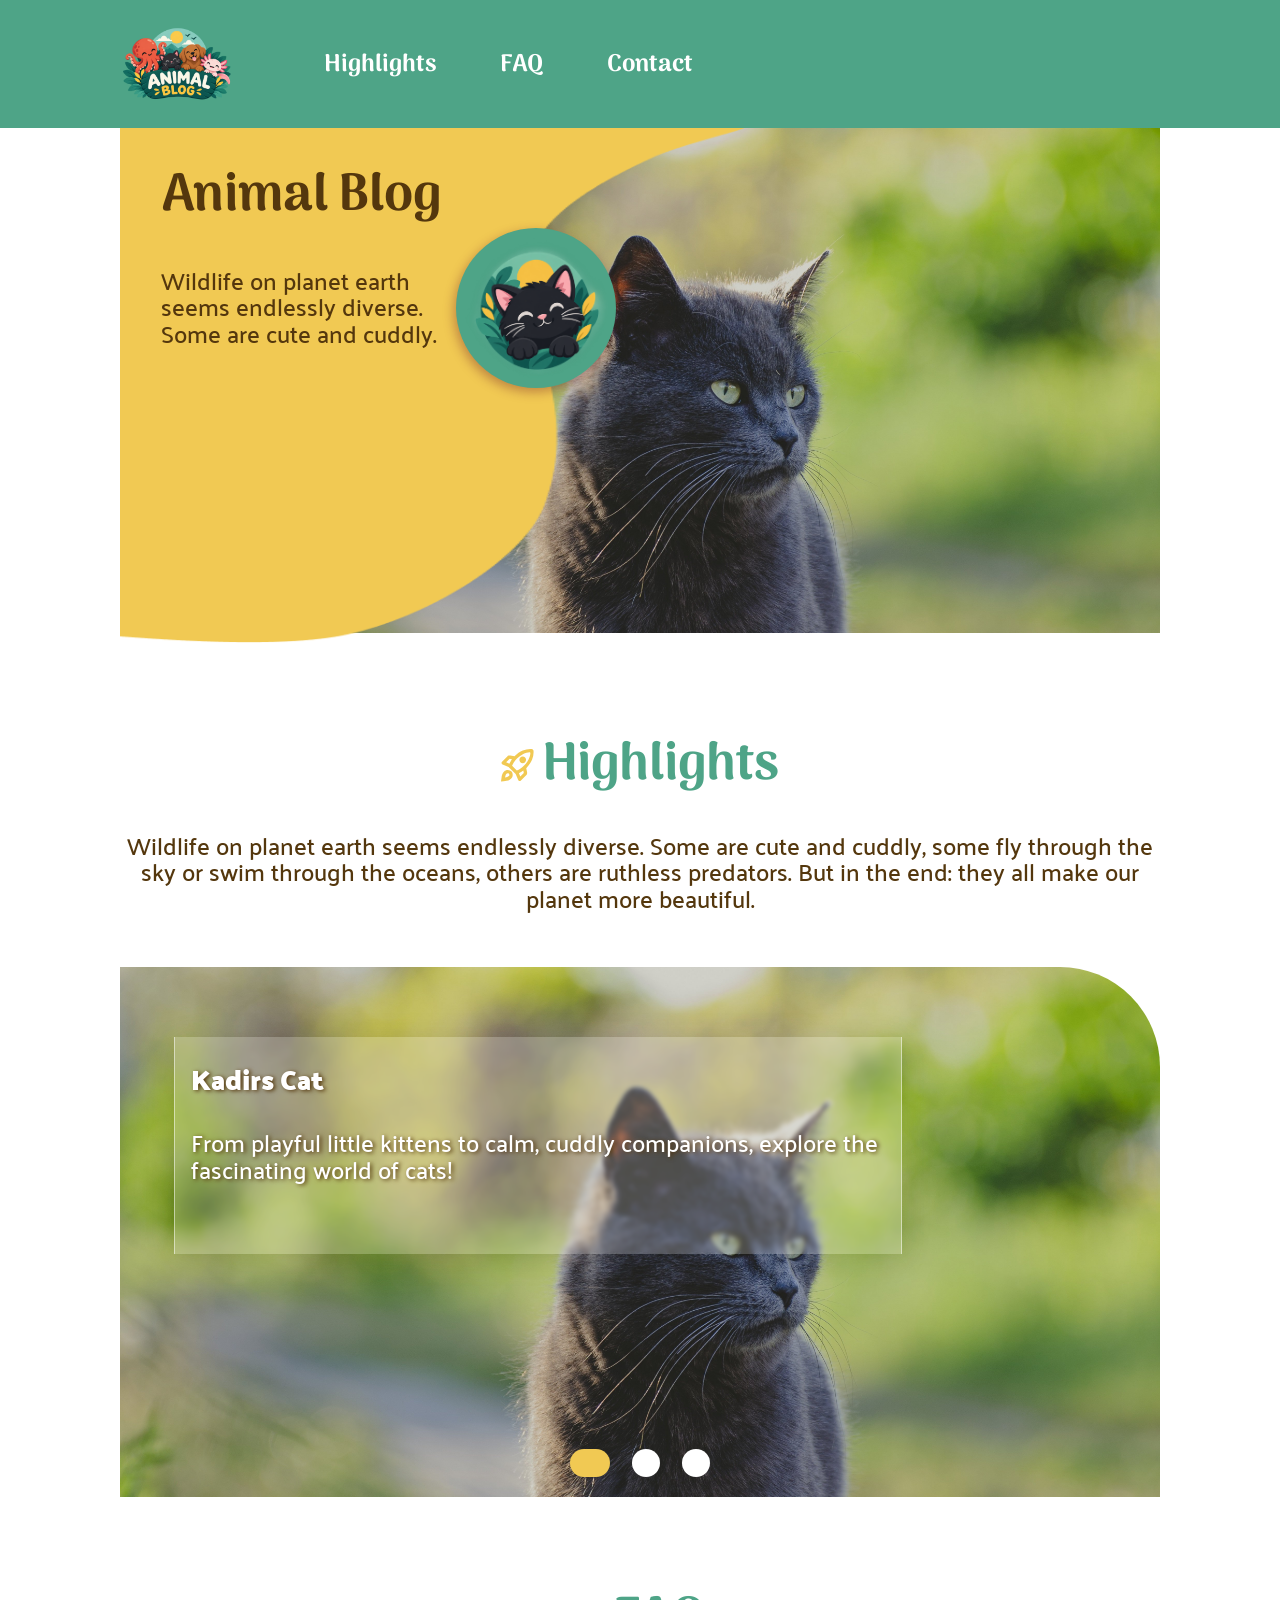
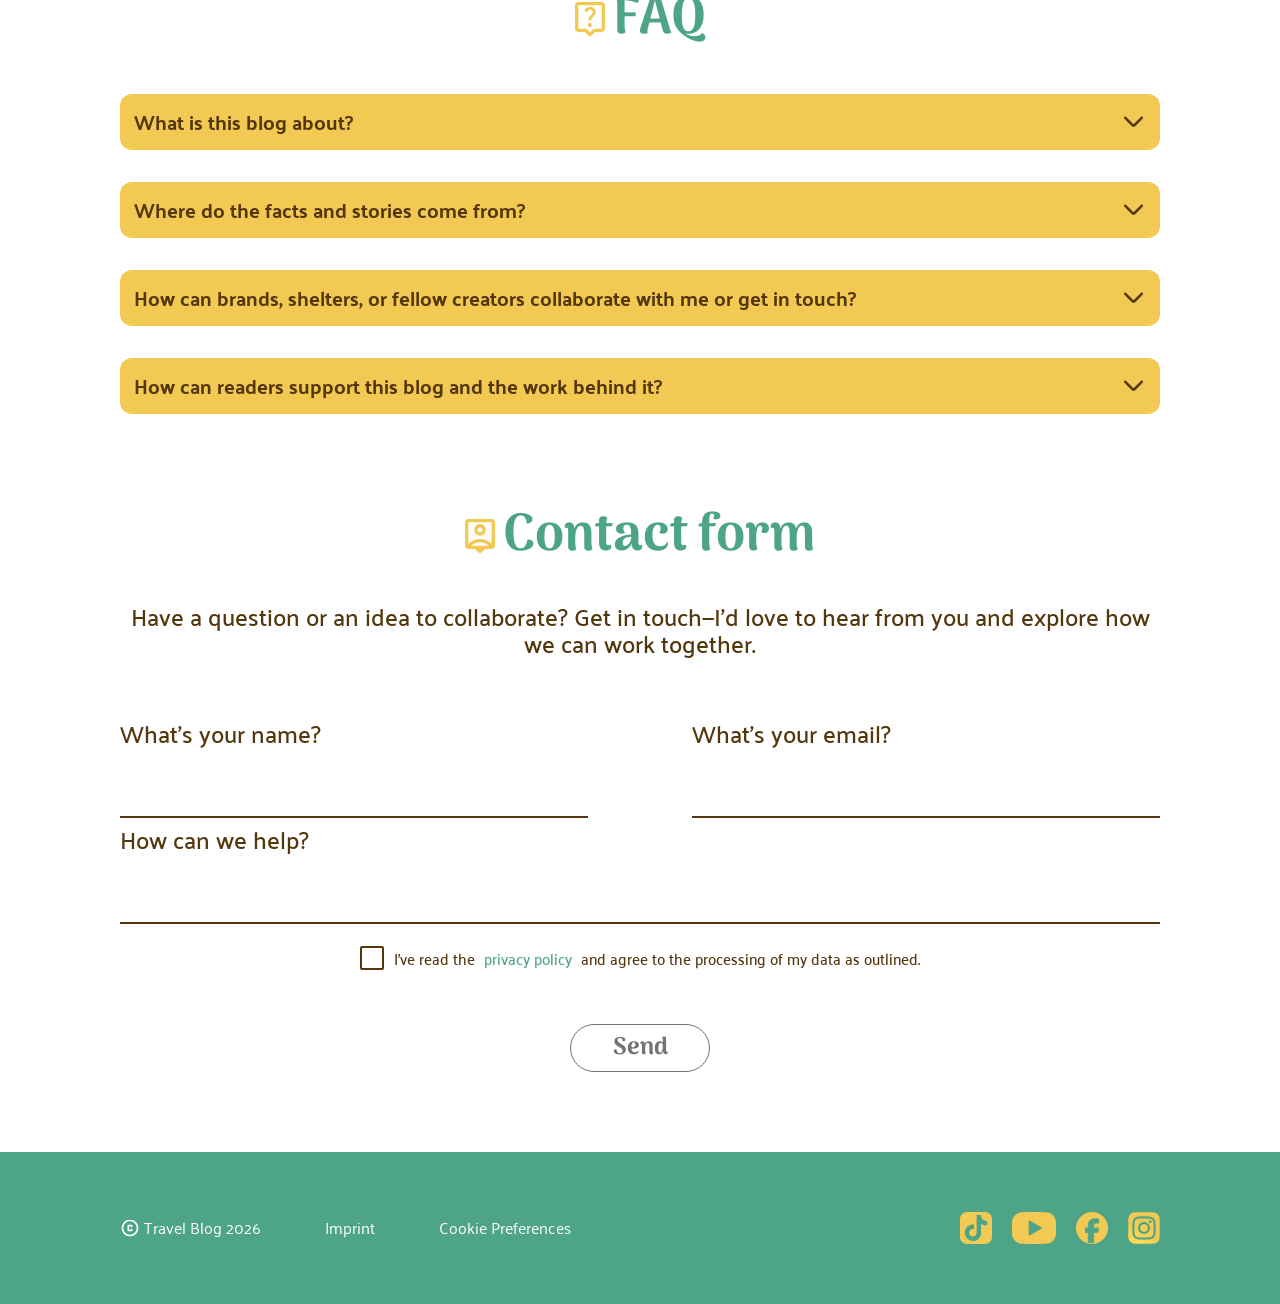
<file: index.html>
<!doctype html>
<html lang="en">
    <head>
        <meta charset="UTF-8" />
        <meta name="viewport" content="width=device-width, initial-scale=1.0" />
        <title>Animal Blog</title>

        <link rel="stylesheet" href="./css/style.css" />
        <link
            rel="icon"
            type="image/x-icon"
            href="./assets/icons/favcat1.png"
        />
    </head>

    <body>
        <header class="site-header">
            <a href="./index.html"
                ><img
                    src="./assets/icons/animal_blog_logo.png"
                    alt="animal_blog_logo"
            /></a>
            <ul class="header-nav">
                <li class="hover-highlights">
                    <a href="#highlights">Highlights</a>
                    <img
                        src="./assets/icons/mainheaderhover1.svg"
                        alt=""
                        class="nav-hover-image"
                    />
                </li>
                <li class="hover-faq">
                    <a href="#faq">FAQ</a>
                    <img
                        src="./assets/icons/mainheaderhover2.svg"
                        alt=""
                        class="nav-hover-image"
                    />
                </li>
                <li class="hover-contact">
                    <a href="#contact">Contact</a>
                    <img
                        src="./assets/icons/mainheaderhover3.svg"
                        alt=""
                        class="nav-hover-image"
                    />
                </li>
            </ul>
        </header>

        <main>
            <section class="hero-section">
                <!-- En arka katman: Kedi resmi -->
                <div class="hero-background-image" aria-hidden="true"></div>

                <!-- Orta katman: Sarı dalga şekli (Yol hatası giderildi, nokta eklendi) -->
                <img
                    class="hero-shape"
                    src="./assets/icons/vector-16.png"
                    alt=""
                    aria-hidden="true"
                />

                <!-- Ön katman: Sarı alanın üstüne gelecek Kapadokya Başlık ve Açıklaması -->
                <div class="hero-text">
                    <h1 class="hero-title">Animal Blog</h1>
                    <p class="hero-description">
                        Wildlife on planet earth seems endlessly diverse. Some
                        are cute and cuddly.
                    </p>
                </div>

                <div class="hero-badge">
                    <img
                        src="./assets/icons/favcat2.png"
                        alt="Animal Blog"
                        class="badge-logo"
                    />
                </div>
            </section>
            <section class="slider-section" id="highlights">
                <section class="section-heading">
                    <img
                        src="./assets/icons/rocket_launch.svg"
                        alt="Rocket launch icon"
                    />
                    <h2>Highlights</h2>
                </section>
                <p>
                    Wildlife on planet earth seems endlessly diverse. Some are
                    cute and cuddly, some fly through the sky or swim through
                    the oceans, others are ruthless predators. But in the end:
                    they all make our planet more beautiful.
                </p>
                <section class="slider-image-wrapper">
                    <div class="slider">
                        <input
                            type="radio"
                            name="slider"
                            value="kadir"
                            checked
                        />
                        <input type="radio" name="slider" value="paloma" />
                        <input type="radio" name="slider" value="tolga" />

                        <div class="slider-wrapper">
                            <div class="slider-element element-kadir">
                                <a href="./kadir.html"
                                    ><img
                                        src="./assets/images/cat-landing.jpg"
                                        alt="Picture of a cat"
                                /></a>
                                <div class="slider-text-overlay">
                                    <h3>Kadirs Cat</h3>
                                    <p>
                                        From playful little kittens to calm,
                                        cuddly companions, explore the
                                        fascinating world of cats!
                                    </p>
                                </div>
                            </div>
                            <div class="slider-element element-paloma">
                                <a href="./paloma.html"
                                    ><img
                                        src="./assets/images/octopus-landing.jpg"
                                        alt="Picture of an octopus"
                                /></a>
                                <div class="slider-text-overlay">
                                    <h3>Palomas Octopus</h3>
                                    <p>
                                        Three hearts, blue blood, and brains in
                                        its arms. Meet the ocean's cleverest
                                        escape artist.
                                    </p>
                                </div>
                            </div>
                            <div class="slider-element element-tolga">
                                <a href="./tolga.html"
                                    ><img
                                        src="./assets/images/dog-landing.jpg"
                                        alt="Picture of a dog"
                                /></a>
                                <div class="slider-text-overlay">
                                    <h3>Tolgas Dog</h3>
                                    <p>
                                        Discover the world of dogs, from playful
                                        puppies to loyal companions. Learn about
                                        their breeds, habits, and everything
                                        that makes them special!
                                    </p>
                                </div>
                            </div>
                        </div>
                    </div>
                </section>
            </section>

            <section class="faq-section" id="faq">
                <div class="section-heading">
                    <img src="./assets/icons/live_help.svg" alt="FAQ icon" />
                    <h2>FAQ</h2>
                </div>
                <div class="faq-summary">
                    <details>
                        <summary>What is this blog about?</summary>
                        <p>
                            This blog is about animals in all their variety:
                            pets, wildlife and everything in between. You will
                            find personal stories, surprising facts and
                            practical tips from people who love animals.
                        </p>
                    </details>

                    <details>
                        <summary>
                            Where do the facts and stories come from?
                        </summary>
                        <p>
                            Stories come from our own experiences with animals.
                            Facts are checked against reliable sources such as
                            scientific studies and conservation organisations
                            before we publish them.
                        </p>
                    </details>

                    <details>
                        <summary>
                            How can brands, shelters, or fellow creators
                            collaborate with me or get in touch?
                        </summary>
                        <p>
                            We are open to collaborations with animal shelters,
                            conservation projects, brands and other creators.
                            Send a message through the contact form below, or
                            suggest an animal or topic you would like to read
                            about.
                        </p>
                    </details>

                    <details>
                        <summary>
                            How can readers support this blog and the work
                            behind it?
                        </summary>
                        <p>
                            Share posts with friends, follow us on social media
                            and tell us what you would like to see next. If you
                            can, also support your local animal shelter or a
                            conservation project.
                        </p>
                    </details>
                </div>
            </section>

            <section class="contact-section" id="contact">
                <section class="section-heading">
                    <img
                        src="./assets/icons/person_pin.svg"
                        alt="Rocket launch icon"
                    />
                    <h2>Contact form</h2>
                </section>
                <p>
                    Have a question or an idea to collaborate? Get in touch—I’d
                    love to hear from you and explore how we can work together.
                </p>

                <form class="form">
                    <section class="form-neighbours">
                        <div>
                            <label for="name">What's your name?</label>
                            <input id="name" />
                        </div>

                        <div>
                            <label for="email">What's your email?</label>
                            <input id="email" />
                        </div>
                    </section>

                    <label for="message">How can we help?</label>
                    <input id="message" class="message" />

                    <div class="checkbox">
                        <input
                            type="checkbox"
                            id="privacy-policy"
                            name="privacy-policy"
                            value="privacy policy"
                        />
                        <label for="privacy-policy"
                            >I've read the <a href="">privacy policy</a> and
                            agree to the processing of my data as
                            outlined.</label
                        >
                    </div>
                    <div class="btn-wrapper btn-form">
                        <button class="btn-default">Send</button>
                    </div>
                </form>
            </section>
        </main>

        <footer>
            <div class="green-footer">
                <div class="green-left">
                    <a href="./imprint.html">Imprint</a>
                    <p>Cookie Preferences</p>
                    <div class="copyright-icon">
                        <img src="./assets/icons/copyright.svg" alt="" />
                        <p>Travel Blog 2026</p>
                    </div>
                </div>
                <div class="socials-footer">
                    <a
                        href="https://www.tiktok.com"
                        target="_blank"
                        rel="noopener noreferrer"
                        ><img
                            src="./assets/icons/social_tiktok.svg"
                            alt="TikTok"
                    /></a>
                    <a
                        href="https://www.youtube.com"
                        target="_blank"
                        rel="noopener noreferrer"
                        ><img src="./assets/icons/social_yt.svg" alt="YouTube"
                    /></a>
                    <a
                        href="https://www.facebook.com"
                        target="_blank"
                        rel="noopener noreferrer"
                        ><img src="./assets/icons/social_fb.svg" alt="Facebook"
                    /></a>
                    <a
                        href="https://www.instagram.com"
                        target="_blank"
                        rel="noopener noreferrer"
                        ><img
                            src="./assets/icons/social_ig.svg"
                            alt="Instagram"
                    /></a>
                </div>
            </div>
            <div class="yellow-footer">
                <a href="/index.html">
                    <img src="./assets/icons/Home_green.svg" alt="home_green" />
                </a>
                <a href="#highlights">
                    <img
                        src="./assets/icons/rocket_launch_green.svg"
                        alt="rocket_launch_green"
                    />
                </a>
                <a href="#faq">
                    <img
                        src="./assets/icons/live_help_green.svg"
                        alt="live_help_green"
                    />
                </a>
                <a href="#contact">
                    <img
                        src="./assets/icons/person_pin_green.svg"
                        alt="person_pin_green"
                    />
                </a>
            </div>
        </footer>
    </body>
</html>
</file>
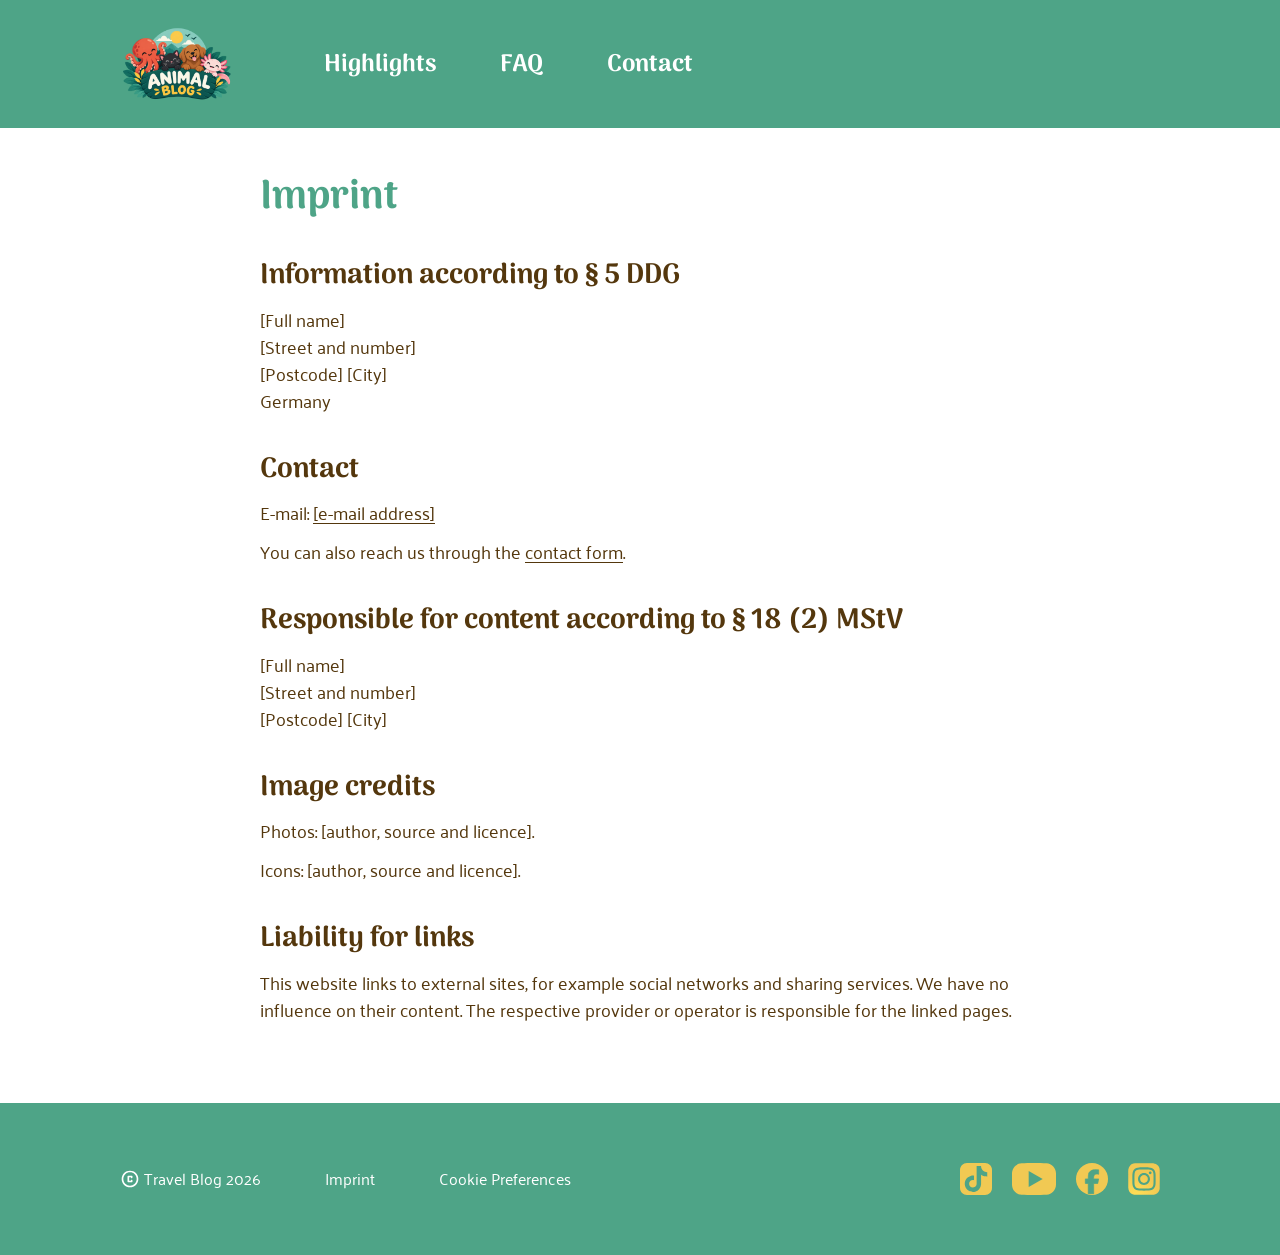
<file: imprint.html>
<!doctype html>
<html lang="en">
    <head>
        <meta charset="UTF-8" />
        <meta name="viewport" content="width=device-width, initial-scale=1.0" />
        <title>Imprint – Animal Blog</title>

        <link rel="stylesheet" href="./css/style.css" />
        <link rel="stylesheet" href="./css/imprint.css" />
    </head>

    <body>
        <header class="site-header">
            <a href="./index.html"
                ><img
                    src="./assets/icons/animal_blog_logo.png"
                    alt="animal_blog_logo"
            /></a>
            <ul class="header-nav">
                <li class="hover-highlights">
                    <a href="./index.html#highlights">Highlights</a>
                    <img
                        src="./assets/icons/mainheaderhover1.svg"
                        alt=""
                        class="nav-hover-image"
                    />
                </li>
                <li class="hover-faq">
                    <a href="./index.html#faq">FAQ</a>
                    <img
                        src="./assets/icons/mainheaderhover2.svg"
                        alt=""
                        class="nav-hover-image"
                    />
                </li>
                <li class="hover-contact">
                    <a href="./index.html#contact">Contact</a>
                    <img
                        src="./assets/icons/mainheaderhover3.svg"
                        alt=""
                        class="nav-hover-image"
                    />
                </li>
            </ul>
        </header>

        <main>
            <article class="legal">
                <h1>Imprint</h1>

                <section>
                    <h2>Information according to § 5 DDG</h2>
                    <address>
                        [Full name]<br />
                        [Street and number]<br />
                        [Postcode] [City]<br />
                        Germany
                    </address>
                </section>

                <section>
                    <h2>Contact</h2>
                    <p>E-mail: <a href="mailto:">[e-mail address]</a></p>
                    <p>
                        You can also reach us through the
                        <a href="./index.html#contact">contact form</a>.
                    </p>
                </section>

                <section>
                    <h2>Responsible for content according to § 18 (2) MStV</h2>
                    <address>
                        [Full name]<br />
                        [Street and number]<br />
                        [Postcode] [City]
                    </address>
                </section>

                <section>
                    <h2>Image credits</h2>
                    <p>Photos: [author, source and licence].</p>
                    <p>Icons: [author, source and licence].</p>
                </section>

                <section>
                    <h2>Liability for links</h2>
                    <p>
                        This website links to external sites, for example social
                        networks and sharing services. We have no influence on
                        their content. The respective provider or operator is
                        responsible for the linked pages.
                    </p>
                </section>
            </article>
        </main>

        <footer>
            <div class="green-footer">
                <div class="green-left">
                    <p><a href="./impressum.html" aria-current="page">Imprint</a></p>
                    <p>Cookie Preferences</p>
                    <div class="copyright-icon">
                        <img src="./assets/icons/copyright.svg" alt="" />
                        <p>Travel Blog 2026</p>
                    </div>
                </div>
                <div class="socials-footer">
                    <a
                        href="https://www.tiktok.com"
                        target="_blank"
                        rel="noopener noreferrer"
                        ><img
                            src="./assets/icons/social_tiktok.svg"
                            alt="TikTok"
                    /></a>
                    <a
                        href="https://www.youtube.com"
                        target="_blank"
                        rel="noopener noreferrer"
                        ><img src="./assets/icons/social_yt.svg" alt="YouTube"
                    /></a>
                    <a
                        href="https://www.facebook.com"
                        target="_blank"
                        rel="noopener noreferrer"
                        ><img src="./assets/icons/social_fb.svg" alt="Facebook"
                    /></a>
                    <a
                        href="https://www.instagram.com"
                        target="_blank"
                        rel="noopener noreferrer"
                        ><img
                            src="./assets/icons/social_ig.svg"
                            alt="Instagram"
                    /></a>
                </div>
            </div>
            <div class="yellow-footer">
                <a href="./index.html">
                    <img src="./assets/icons/Home_green.svg" alt="home_green" />
                </a>
                <a href="./index.html#highlights">
                    <img
                        src="./assets/icons/rocket_launch_green.svg"
                        alt="rocket_launch_green"
                    />
                </a>
                <a href="./index.html#faq">
                    <img
                        src="./assets/icons/live_help_green.svg"
                        alt="live_help_green"
                    />
                </a>
                <a href="./index.html#contact">
                    <img
                        src="./assets/icons/person_pin_green.svg"
                        alt="person_pin_green"
                    />
                </a>
            </div>
        </footer>
    </body>
</html>
</file>
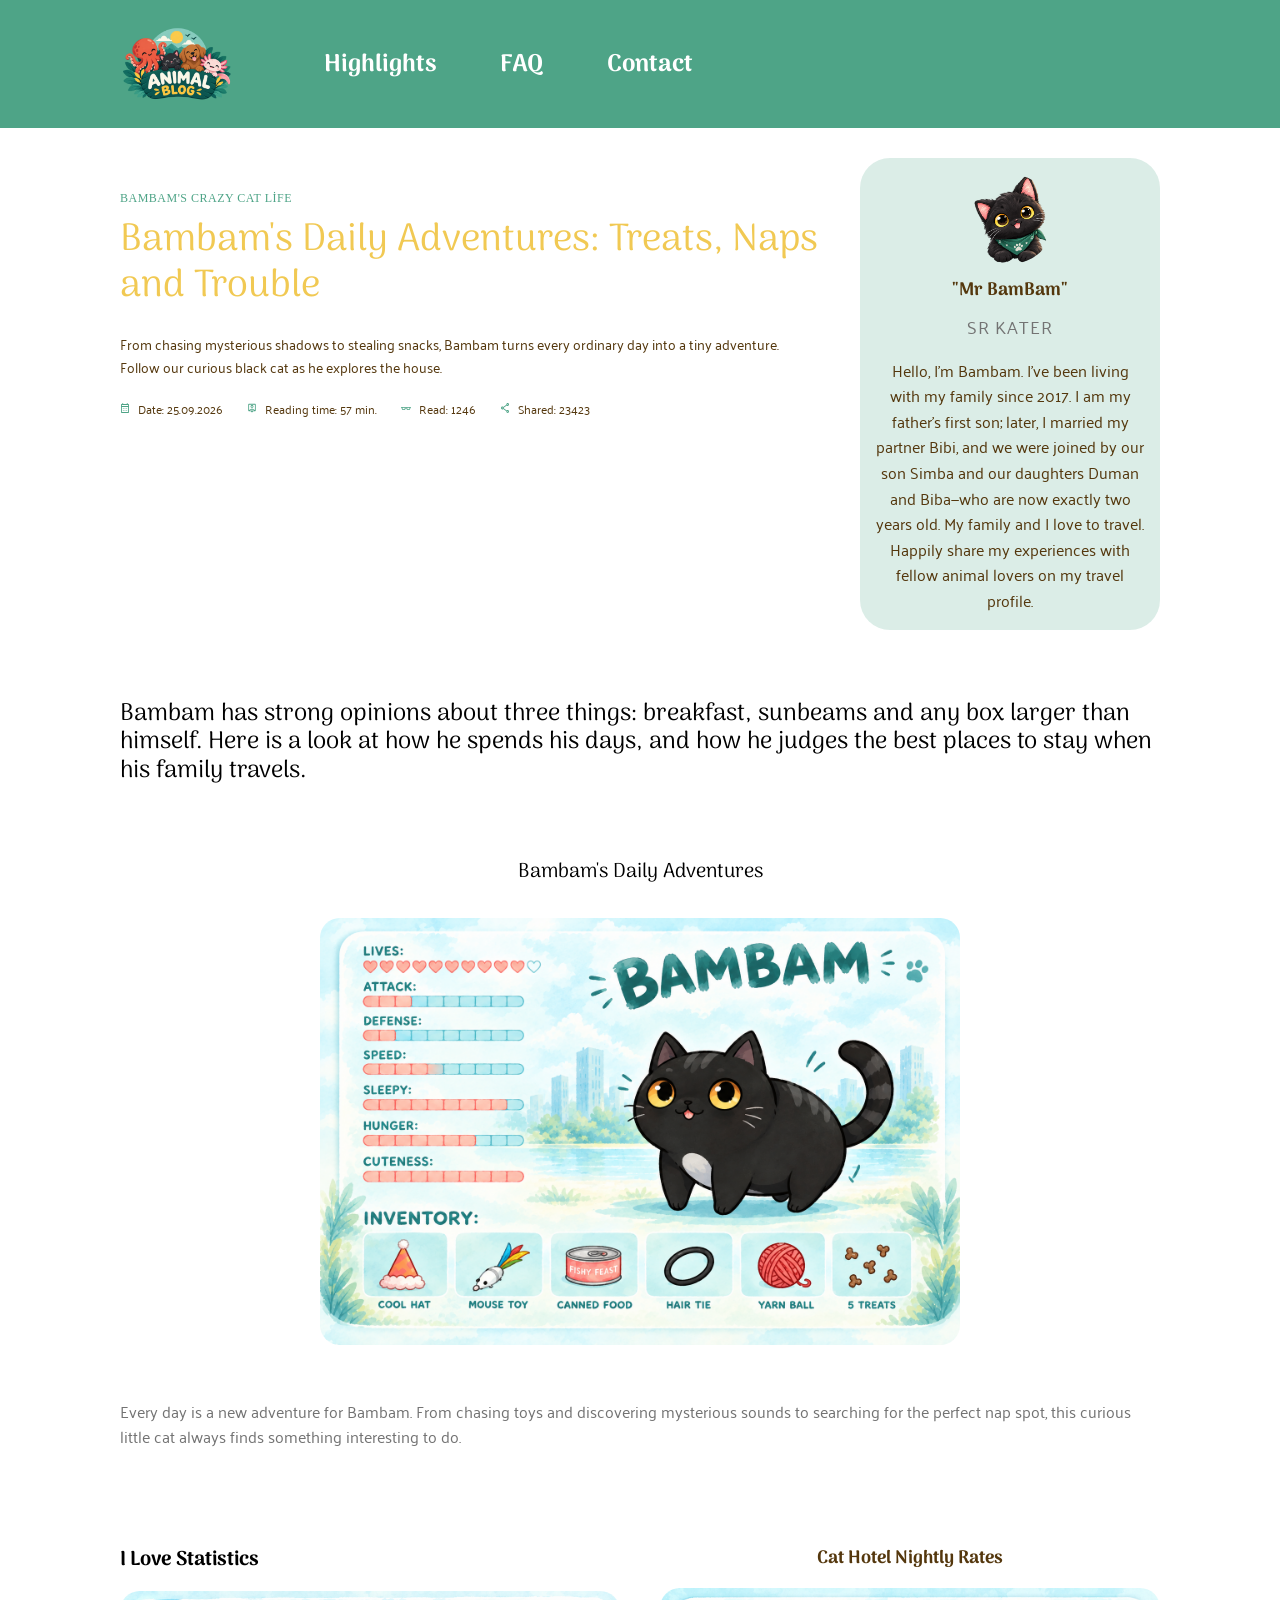
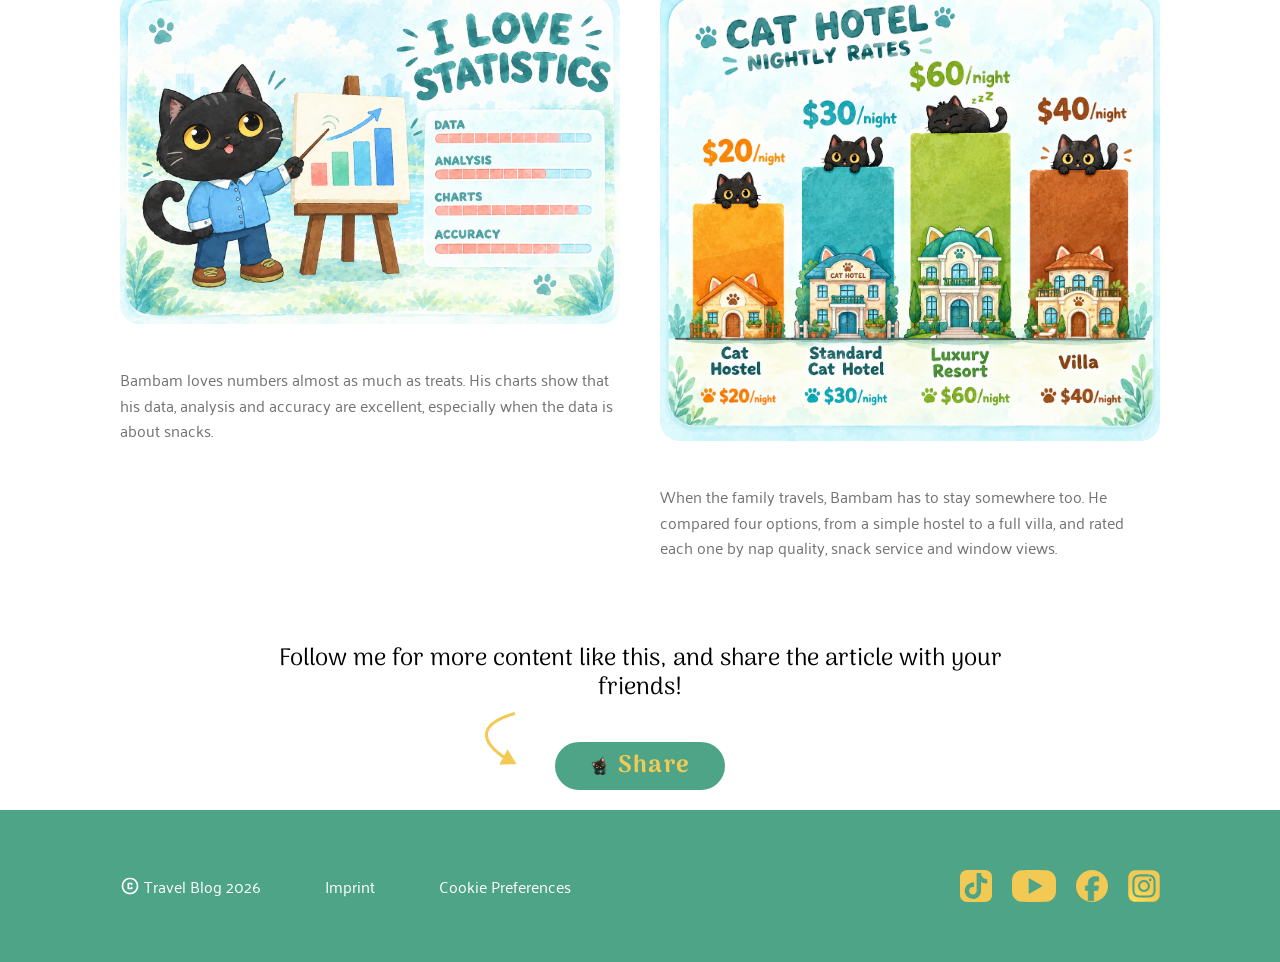
<file: kadir.html>
<!doctype html>
<html lang="en">
    <head>
        <meta charset="UTF-8" />
        <meta name="viewport" content="width=device-width, initial-scale=1.0" />
        <title>Bambam Blog</title>
        <link
            rel="icon"
            type="image/png"
            href="./assets/images/bambam-profi.png"
        />
        <link rel="stylesheet" href="./css/kadir.css" />
        <link rel="stylesheet" href="./css/style.css" />
    </head>

    <body>
         <header class="site-header">
        <a href="./index.html"><img src="./assets/icons/animal_blog_logo.png" alt="Animal Blog – Home" /></a>
        <ul class="header-nav">
            <li class="hover-highlights">
                <a href="./index.html#highlights">Highlights</a>
                <img src="./assets/icons/mainheaderhover1.svg" alt="" class="nav-hover-image" />
            </li>
            <li class="hover-faq">
                <a href="./index.html#faq">FAQ</a>
                <img src="./assets/icons/mainheaderhover2.svg" alt="" class="nav-hover-image" />
            </li>
            <li class="hover-contact">
                <a href="./index.html#contact">Contact</a>
                <img src="./assets/icons/mainheaderhover3.svg" alt="" class="nav-hover-image" />
            </li>
        </ul>
    </header>

        <main class="content-wrapper">
            <div class="desktop-row-top">
                <section class="intro-section">
                    <span class="category-tag">BAMBAM's CRAZY CAT LİFE</span>
                    <h1 class="main-title">
                        Bambam's Daily Adventures: Treats, Naps and Trouble
                    </h1>
                    <p class="intro-text">
                        From chasing mysterious shadows to stealing snacks,
                        Bambam turns every ordinary day into a tiny adventure.
                        Follow our curious black cat as he explores the house.
                    </p>

                    <div class="blog-meta-bar">
                        <div class="icon-item">
                            <img
                                src="./assets/icons/calendar_month.svg"
                                alt="Calendar"
                                class="icons"
                            />
                            <span>Date: 25.09.2026</span>
                        </div>
                        <div class="icon-item">
                            <img
                                src="./assets/icons/person_pin_green.svg"
                                alt="Reading Time"
                                class="icons"
                            />
                            <span>Reading time: 57 min.</span>
                        </div>
                        <div class="icon-item">
                            <img
                                src="./assets/icons/eyeglasses_2.svg"
                                alt="Read Count"
                                class="icons"
                            />
                            <span>Read: 1246</span>
                        </div>
                        <div class="icon-item">
                            <img
                                src="./assets/icons/share.svg"
                                alt="Shared Count"
                                class="icons"
                            />
                            <span>Shared: 23423</span>
                        </div>
                    </div>
                </section>

                <section class="author-card">
                    <div class="author-avatar-wrapper">
                        <img
                            src="./assets/images/bambam-profi.png"
                            alt="Tamara Wallker"
                            class="author-avatar"
                        />
                    </div>
                    <h3 class="author-name">"Mr BamBam"</h3>
                    <span class="author-title">Sr Kater</span>
                    <p class="author-bio">
                        Hello, I’m Bambam. I’ve been living with my family since
                        2017. I am my father’s first son; later, I married my
                        partner Bibi, and we were joined by our son Simba and
                        our daughters Duman and Biba—who are now exactly two
                        years old. My family and I love to travel. Happily share
                        my experiences with fellow animal lovers on my travel
                        profile.
                    </p>
                </section>
            </div>

            <p class="chart-desc-top">
                Bambam has strong opinions about three things: breakfast,
                sunbeams and any box larger than himself. Here is a look at how
                he spends his days, and how he judges the best places to stay
                when his family travels.
            </p>

            <section class="chart-section-one">
                <h3>Bambam's Daily Adventures</h3>
                <img
                    src="./assets/icons/bambam-stat.png"
                    alt="Rain periods in Pattaya"
                    class="blog-chart-img"
                />
                <p class="chart-desc">
                    Every day is a new adventure for Bambam. From chasing toys
                    and discovering mysterious sounds to searching for the
                    perfect nap spot, this curious little cat always finds
                    something interesting to do.
                </p>
            </section>

            <div class="desktop-row-bottom">
                <!-- 6. BÖLÜM: Büyük İstatistik Alanı -->
                <section class="stats-section">
                    <h3>I Love Statistics</h3>
                    <div class="large-number-box">
                        <img
                            src="./assets/icons/bambam-stat2.png"
                            alt="I Love Statistics"
                            class="blog-chart-img"
                        />
                    </div>
                    <p class="stats-text">
                        Bambam loves numbers almost as much as treats. His
                        charts show that his data, analysis and accuracy are
                        excellent, especially when the data is about snacks.
                    </p>
                </section>
                <section class="popular-activities">
                    <h3>Cat Hotel Nightly Rates</h3>
                    <img
                        src="./assets/icons/bambam-stat3.png"
                        alt="Popular Tourism Activities"
                        class="blog-chart-img"
                    />
                    <p class="stats-text">
                        When the family travels, Bambam has to stay somewhere
                        too. He compared four options, from a simple hostel to a
                        full villa, and rated each one by nap quality, snack
                        service and window views.
                    </p>
                </section>
            </div>

            <section class="cta-section">
                <p class="cta-text">
                    Follow me for more content like this, and share the article
                    with your friends!
                </p>
                <div class="cta-interactive-container">
                    <img
                        src="./assets/icons/yellow-arrow.png"
                        alt="Arrow"
                        class="cta-arrow"
                    />
                    <input
                        type="checkbox"
                        id="share-toggle"
                        class="share-checkbox"
                    />
                    <label for="share-toggle" class="share-container-clickable">
                        <div class="share-btn">
                            <img
                                src="./assets/images/bambam-profi.png"
                                alt="Share"
                                class="btn-icon"
                            />
                            Share
                        </div>
                        <div class="share-links-container">
                            <img
                                src="./assets/icons/share.svg"
                                alt="Share Icon"
                                class="share-links-icon"
                            />

                            <div class="share-links-text">
                                <a
                                    href="https://linkedin.com"
                                    target="_blank"
                                    rel="noopener noreferrer"
                                    >LinkedIn</a
                                >
                                <a
                                    href="https://whatsapp.com"
                                    target="_blank"
                                    rel="noopener noreferrer"
                                    >WhatsApp</a
                                >
                            </div>
                        </div>
                    </label>
                </div>
            </section>
        </main>

        <footer>
            <div class="green-footer">
                <div class="green-left">
                    <a href="./imprint.html">Imprint</a>
                    <p>Cookie Preferences</p>
                    <div class="copyright-icon">
                        <img src="./assets/icons/copyright.svg" alt="" />
                        <p>Travel Blog 2026</p>
                    </div>
                </div>
                <div class="socials-footer">
                    <a
                        href="https://www.tiktok.com"
                        target="_blank"
                        rel="noopener noreferrer"
                        ><img
                            src="./assets/icons/social_tiktok.svg"
                            alt="TikTok"
                    /></a>
                    <a
                        href="https://www.youtube.com"
                        target="_blank"
                        rel="noopener noreferrer"
                        ><img src="./assets/icons/social_yt.svg" alt="YouTube"
                    /></a>
                    <a
                        href="https://www.facebook.com"
                        target="_blank"
                        rel="noopener noreferrer"
                        ><img src="./assets/icons/social_fb.svg" alt="Facebook"
                    /></a>
                    <a
                        href="https://www.instagram.com"
                        target="_blank"
                        rel="noopener noreferrer"
                        ><img
                            src="./assets/icons/social_ig.svg"
                            alt="Instagram"
                    /></a>
                </div>
            </div>
            <div class="yellow-footer">
                <a href="/index.html">
                    <img src="./assets/icons/Home_green.svg" alt="home_green" />
                </a>
                <a href="#highlights">
                    <img
                        src="./assets/icons/rocket_launch_green.svg"
                        alt="rocket_launch_green"
                    />
                </a>
                <a href="#faq">
                    <img
                        src="./assets/icons/live_help_green.svg"
                        alt="live_help_green"
                    />
                </a>
                <a href="#contact">
                    <img
                        src="./assets/icons/person_pin_green.svg"
                        alt="person_pin_green"
                    />
                </a>
            </div>
        </footer>
    </body>
</html>
</file>
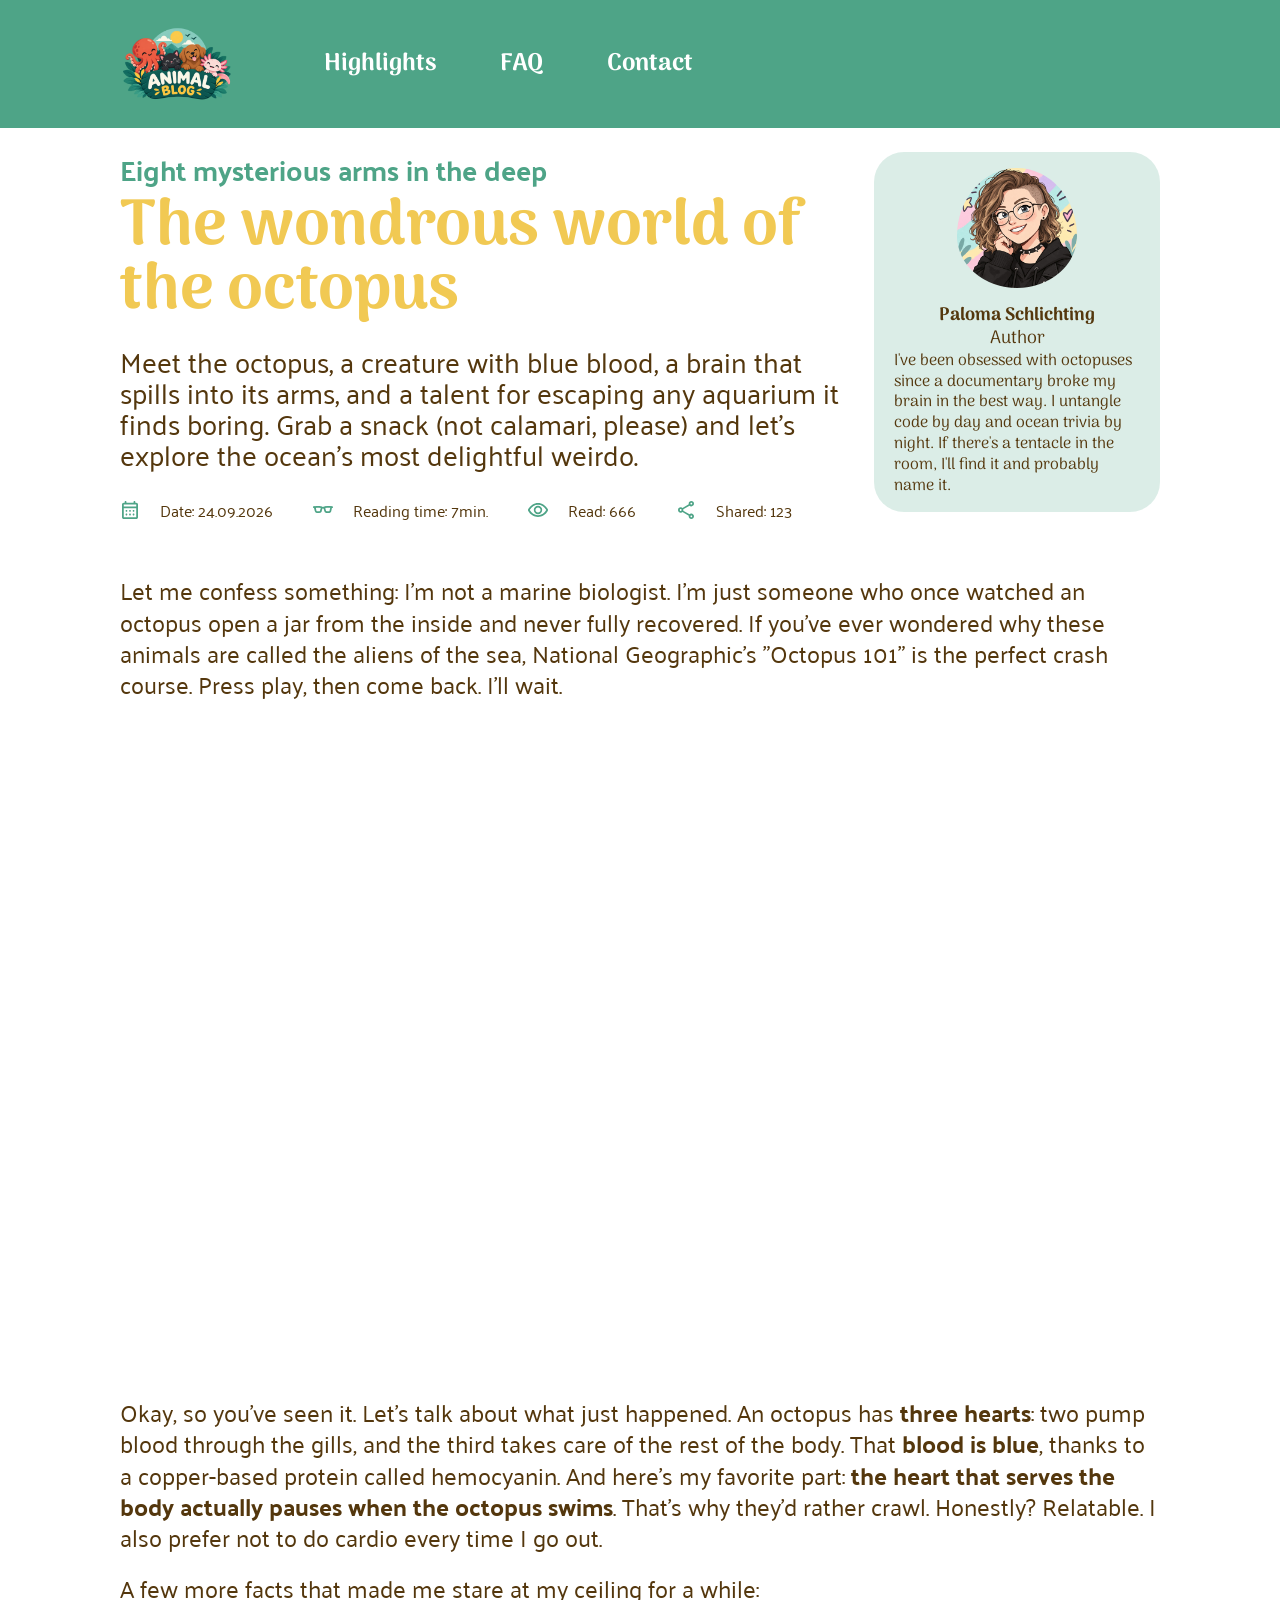
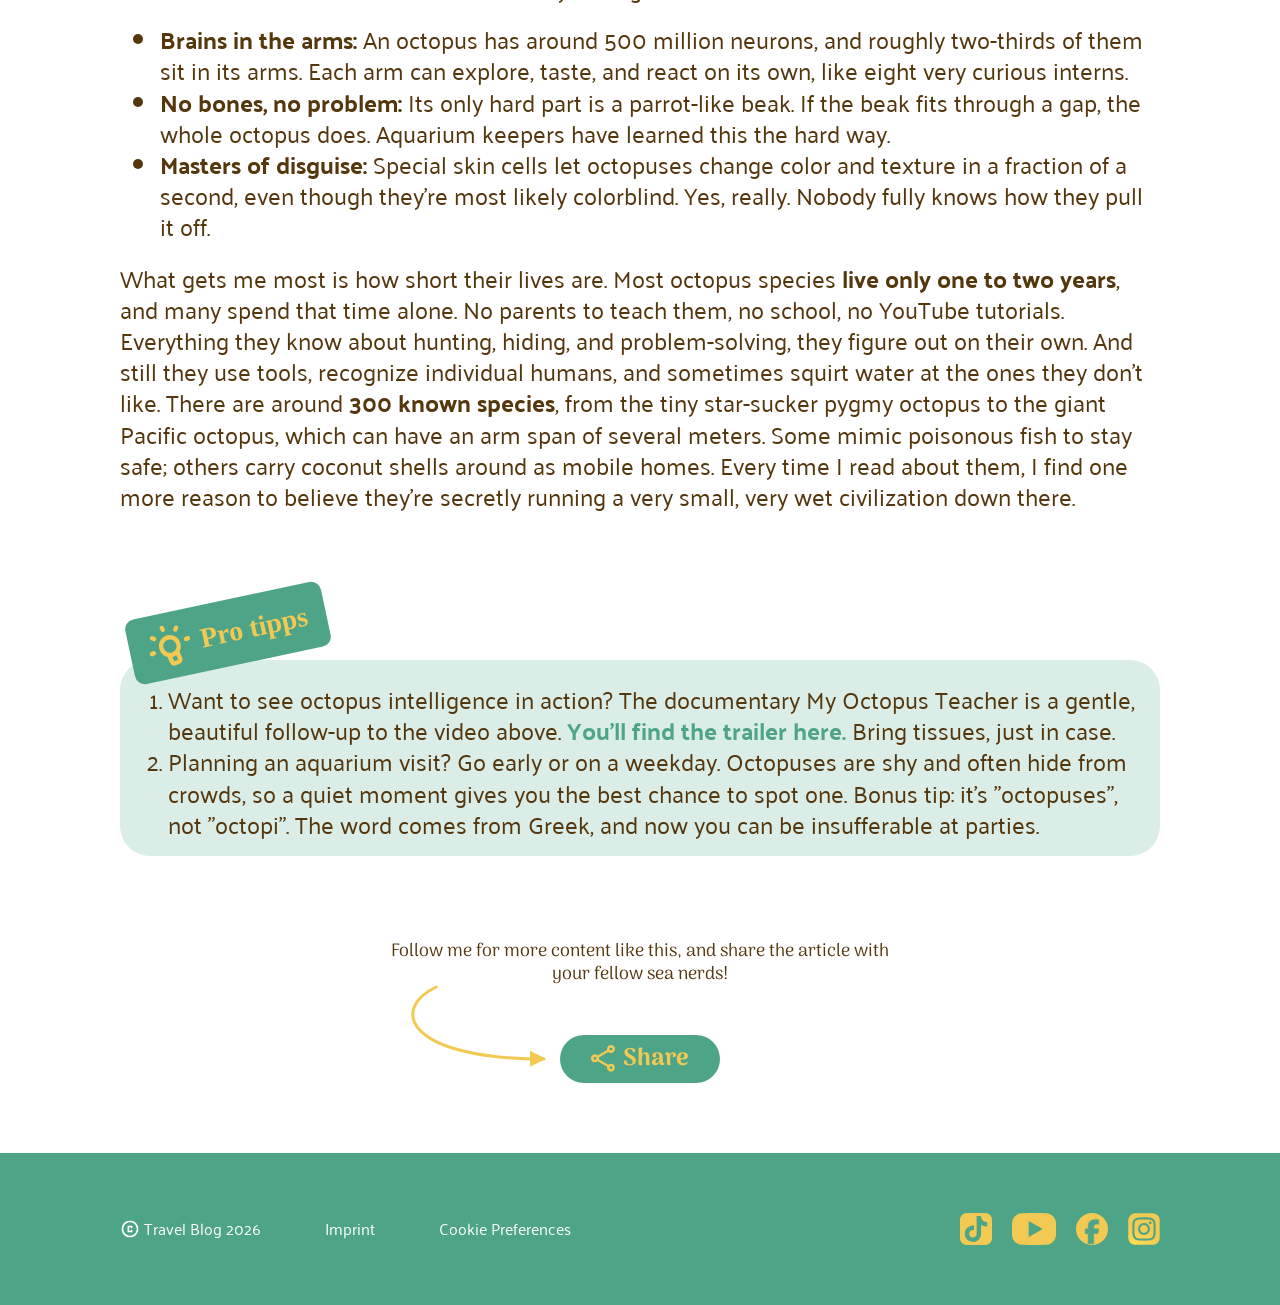
<file: paloma.html>
<!doctype html>
<html lang="en">
    <head>
        <meta charset="UTF-8" />
        <meta name="viewport" content="width=device-width, initial-scale=1.0" />
        <title>Animal Blog</title>

        <link rel="stylesheet" href="./css/style.css" />
        <link rel="stylesheet" href="./css/paloma.css" />
        <link
            rel="icon"
            type="image/x-icon"
            href="./assets/icons/favcat1.png"
        />
    </head>

    <body>
        <header class="site-header">
            <a href="./index.html"
                ><img
                    src="./assets/icons/animal_blog_logo.png"
                    alt="Animal Blog – Home"
            /></a>
            <ul class="header-nav">
                <li class="hover-highlights">
                    <a href="./index.html#highlights">Highlights</a>
                    <img
                        src="./assets/icons/mainheaderhover1.svg"
                        alt=""
                        class="nav-hover-image"
                    />
                </li>
                <li class="hover-faq">
                    <a href="./index.html#faq">FAQ</a>
                    <img
                        src="./assets/icons/mainheaderhover2.svg"
                        alt=""
                        class="nav-hover-image"
                    />
                </li>
                <li class="hover-contact">
                    <a href="./index.html#contact">Contact</a>
                    <img
                        src="./assets/icons/mainheaderhover3.svg"
                        alt=""
                        class="nav-hover-image"
                    />
                </li>
            </ul>
        </header>

        <main>
            <div class="intro-wrapper">
                <header class="intro-header">
                    <p class="above-h1">Eight mysterious arms in the deep</p>
                    <h1>The wondrous world of the octopus</h1>
                    <p class="intro">
                        Meet the octopus, a creature with blue blood, a brain
                        that spills into its arms, and a talent for escaping any
                        aquarium it finds boring. Grab a snack (not calamari,
                        please) and let's explore the ocean's most delightful
                        weirdo.
                    </p>
                    <section class="data">
                        <div>
                            <img
                                class="calendar"
                                src="./assets/icons/calendar_month.svg"
                                alt="calendar icon"
                            />
                            <p>Date: 24.09.2026</p>
                        </div>
                        <div>
                            <img
                                class="reading-time"
                                src="./assets/icons/eyeglasses.png"
                                alt="eyeglasses icon"
                            />
                            <p>Reading time: 7min.</p>
                        </div>
                        <div>
                            <img
                                class="read-count"
                                src="./assets/icons/visibility.svg"
                                alt="eye icon"
                            />
                            <p>Read: 666</p>
                        </div>
                        <div>
                            <img
                                class="shared"
                                src="./assets/icons/share.svg"
                                alt="share icon"
                            />
                            <p>Shared: 123</p>
                        </div>
                    </section>
                </header>

                <aside class="author highlight-box">
                    <img
                        src="./assets/images/paloma.jpg"
                        alt="Picture of Paloma"
                    />
                    <p class="author-name">Paloma Schlichting</p>
                    <p class="author-p">Author</p>
                    <p>
                        I've been obsessed with octopuses since a documentary
                        broke my brain in the best way. I untangle code by day
                        and ocean trivia by night. If there's a tentacle in the
                        room, I'll find it and probably name it.
                    </p>
                </aside>
            </div>

            <section class="main-article">
                <p class="text">
                    Let me confess something: I'm not a marine biologist. I'm
                    just someone who once watched an octopus open a jar from the
                    inside and never fully recovered. If you've ever wondered
                    why these animals are called the aliens of the sea, National
                    Geographic's "Octopus 101" is the perfect crash course.
                    Press play, then come back. I'll wait.
                </p>
                <div class="video-container">
                    <iframe
                        class="responsive-iframe"
                        src="https://www.youtube.com/embed/oSyEZAm8nb8"
                        title="YouTube video player"
                        frameborder="0"
                        allow="
                            accelerometer;
                            clipboard-write;
                            encrypted-media;
                            gyroscope;
                            picture-in-picture;
                            web-share;
                        "
                        allowfullscreen
                    ></iframe>
                </div>
                <div class="before-tip">
                    <p class="text">
                        Okay, so you've seen it. Let's talk about what just
                        happened. An octopus has <strong>three hearts</strong>:
                        two pump blood through the gills, and the third takes
                        care of the rest of the body. That
                        <strong>blood is blue</strong>, thanks to a copper-based
                        protein called hemocyanin. And here's my favorite part:
                        <strong
                            >the heart that serves the body actually pauses when
                            the octopus swims</strong
                        >. That's why they'd rather crawl. Honestly? Relatable.
                        I also prefer not to do cardio every time I go out.
                    </p>

                    <p class="text">
                        A few more facts that made me stare at my ceiling for a
                        while:
                    </p>
                    <ul class="text">
                        <li>
                            <b>Brains in the arms:</b> An octopus has around 500
                            million neurons, and roughly two-thirds of them sit
                            in its arms. Each arm can explore, taste, and react
                            on its own, like eight very curious interns.
                        </li>
                        <li>
                            <b>No bones, no problem:</b> Its only hard part is a
                            parrot-like beak. If the beak fits through a gap,
                            the whole octopus does. Aquarium keepers have
                            learned this the hard way.
                        </li>
                        <li>
                            <b>Masters of disguise:</b> Special skin cells let
                            octopuses change color and texture in a fraction of
                            a second, even though they're most likely
                            colorblind. Yes, really. Nobody fully knows how they
                            pull it off.
                        </li>
                    </ul>

                    <p class="text">
                        What gets me most is how short their lives are. Most
                        octopus species
                        <strong>live only one to two years</strong>, and many
                        spend that time alone. No parents to teach them, no
                        school, no YouTube tutorials. Everything they know about
                        hunting, hiding, and problem-solving, they figure out on
                        their own. And still they use tools, recognize
                        individual humans, and sometimes squirt water at the
                        ones they don't like. There are around
                        <strong>300 known species</strong>, from the tiny
                        star-sucker pygmy octopus to the giant Pacific octopus,
                        which can have an arm span of several meters. Some mimic
                        poisonous fish to stay safe; others carry coconut shells
                        around as mobile homes. Every time I read about them, I
                        find one more reason to believe they're secretly running
                        a very small, very wet civilization down there.
                    </p>
                </div>
            </section>
            <section class="pro-tip">
                <div>
                    <div class="highlight-box snippet-container">
                        <div class="snippet">
                            <img
                                src="./assets/icons/light-bulb.svg"
                                alt="Light bulb icon"
                            />
                            <h2>Pro tipps</h2>
                        </div>
                        <ol class="text">
                            <li>
                                Want to see octopus intelligence in action? The
                                documentary My Octopus Teacher is a gentle,
                                beautiful follow-up to the video above.
                                <a
                                    href="https://www.youtube.com/watch?v=3s0LTDhqe5A"
                                    >You'll find the trailer here.</a
                                >
                                Bring tissues, just in case.
                            </li>
                            <li>
                                Planning an aquarium visit? Go early or on a
                                weekday. Octopuses are shy and often hide from
                                crowds, so a quiet moment gives you the best
                                chance to spot one. Bonus tip: it's "octopuses",
                                not "octopi". The word comes from Greek, and now
                                you can be insufferable at parties.
                            </li>
                        </ol>
                    </div>
                </div>
            </section>
            <section class="share">
                <p class="text">
                    Follow me for more content like this, and share the article
                    with your fellow sea nerds!
                </p>
                <div class="share-arrow" aria-hidden="true">
                    <svg viewBox="0 0 100 100" preserveAspectRatio="none">
                        <path d="M 30 0 C 0 30, 10 100, 100 100" />
                    </svg>
                </div>
                <!-- <button class="btn-default">
                    <img src="./assets/icons/share-yellow.svg" alt="" />Share
                </button> -->
                <input type="checkbox" id="share-toggle" />
                <label class="btn-default share-label" for="share-toggle"
                    ><img src="./assets/icons/share-yellow.svg" alt="" /> Share
                </label>
                <div class="link-wrapper">
                    <img src="./assets/icons/share.svg" alt="" />
                    <ul class="share-links">
                        <li>
                            <a href="https://www.linkedin.com/" target="_blank"
                                >LinkedIn</a
                            >
                        </li>
                        <li>
                            <a
                                href="https://wa.me/"
                                target="_blank"
                                rel="noopener noreferrer"
                                >WhatsApp</a
                            >
                        </li>
                    </ul>
                </div>
            </section>
        </main>

        <footer>
            <div class="green-footer">
                <div class="green-left">
                    <a href="./imprint.html">Imprint</a>
                    <p>Cookie Preferences</p>
                    <div class="copyright-icon">
                        <img src="./assets/icons/copyright.svg" alt="" />
                        <p>Travel Blog 2026</p>
                    </div>
                </div>
                <div class="socials-footer">
                    <a
                        href="https://www.tiktok.com"
                        target="_blank"
                        rel="noopener noreferrer"
                        ><img
                            src="./assets/icons/social_tiktok.svg"
                            alt="TikTok"
                    /></a>
                    <a
                        href="https://www.youtube.com"
                        target="_blank"
                        rel="noopener noreferrer"
                        ><img src="./assets/icons/social_yt.svg" alt="YouTube"
                    /></a>
                    <a
                        href="https://www.facebook.com"
                        target="_blank"
                        rel="noopener noreferrer"
                        ><img src="./assets/icons/social_fb.svg" alt="Facebook"
                    /></a>
                    <a
                        href="https://www.instagram.com"
                        target="_blank"
                        rel="noopener noreferrer"
                        ><img
                            src="./assets/icons/social_ig.svg"
                            alt="Instagram"
                    /></a>
                </div>
            </div>
            <div class="yellow-footer">
                <a href="/index.html">
                    <img src="./assets/icons/Home_green.svg" alt="home_green" />
                </a>
                <a href="#highlights">
                    <img
                        src="./assets/icons/rocket_launch_green.svg"
                        alt="rocket_launch_green"
                    />
                </a>
                <a href="#faq">
                    <img
                        src="./assets/icons/live_help_green.svg"
                        alt="live_help_green"
                    />
                </a>
                <a href="#contact">
                    <img
                        src="./assets/icons/person_pin_green.svg"
                        alt="person_pin_green"
                    />
                </a>
            </div>
        </footer>
    </body>
</html>
</file>
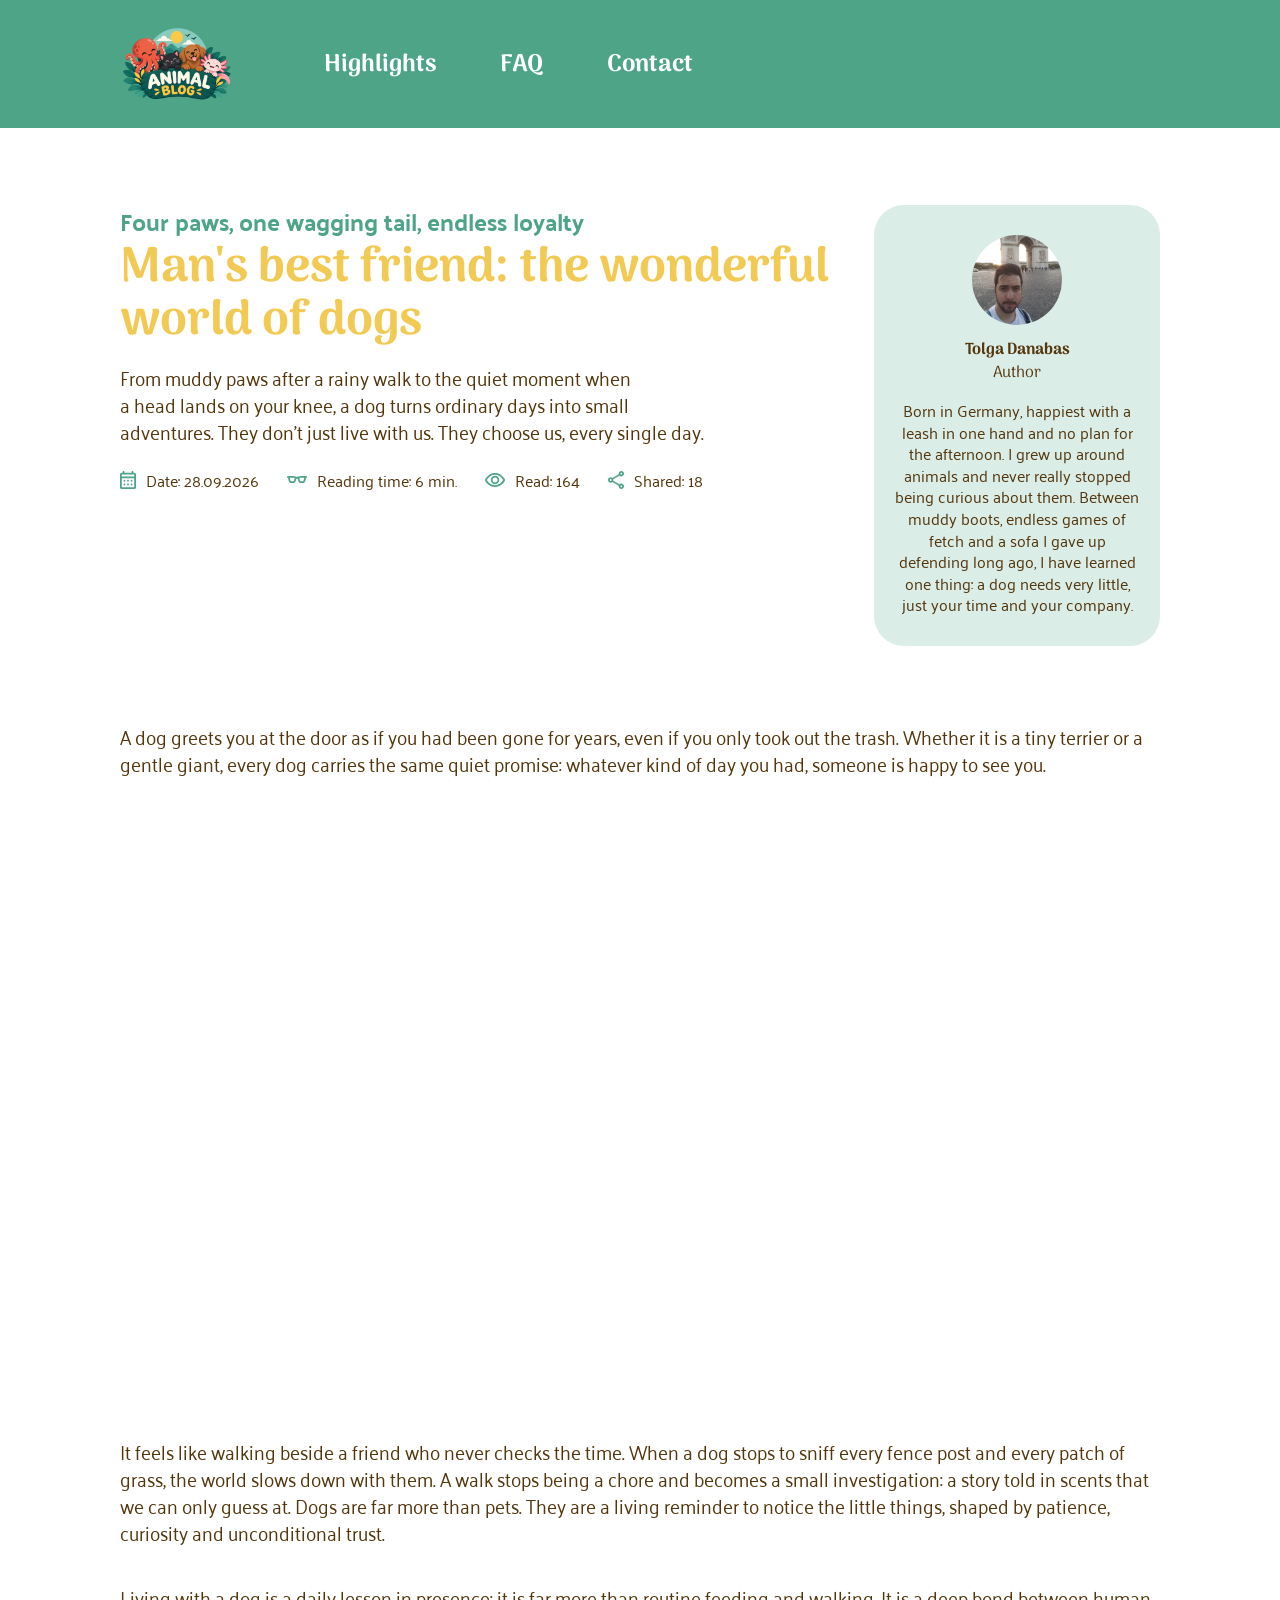
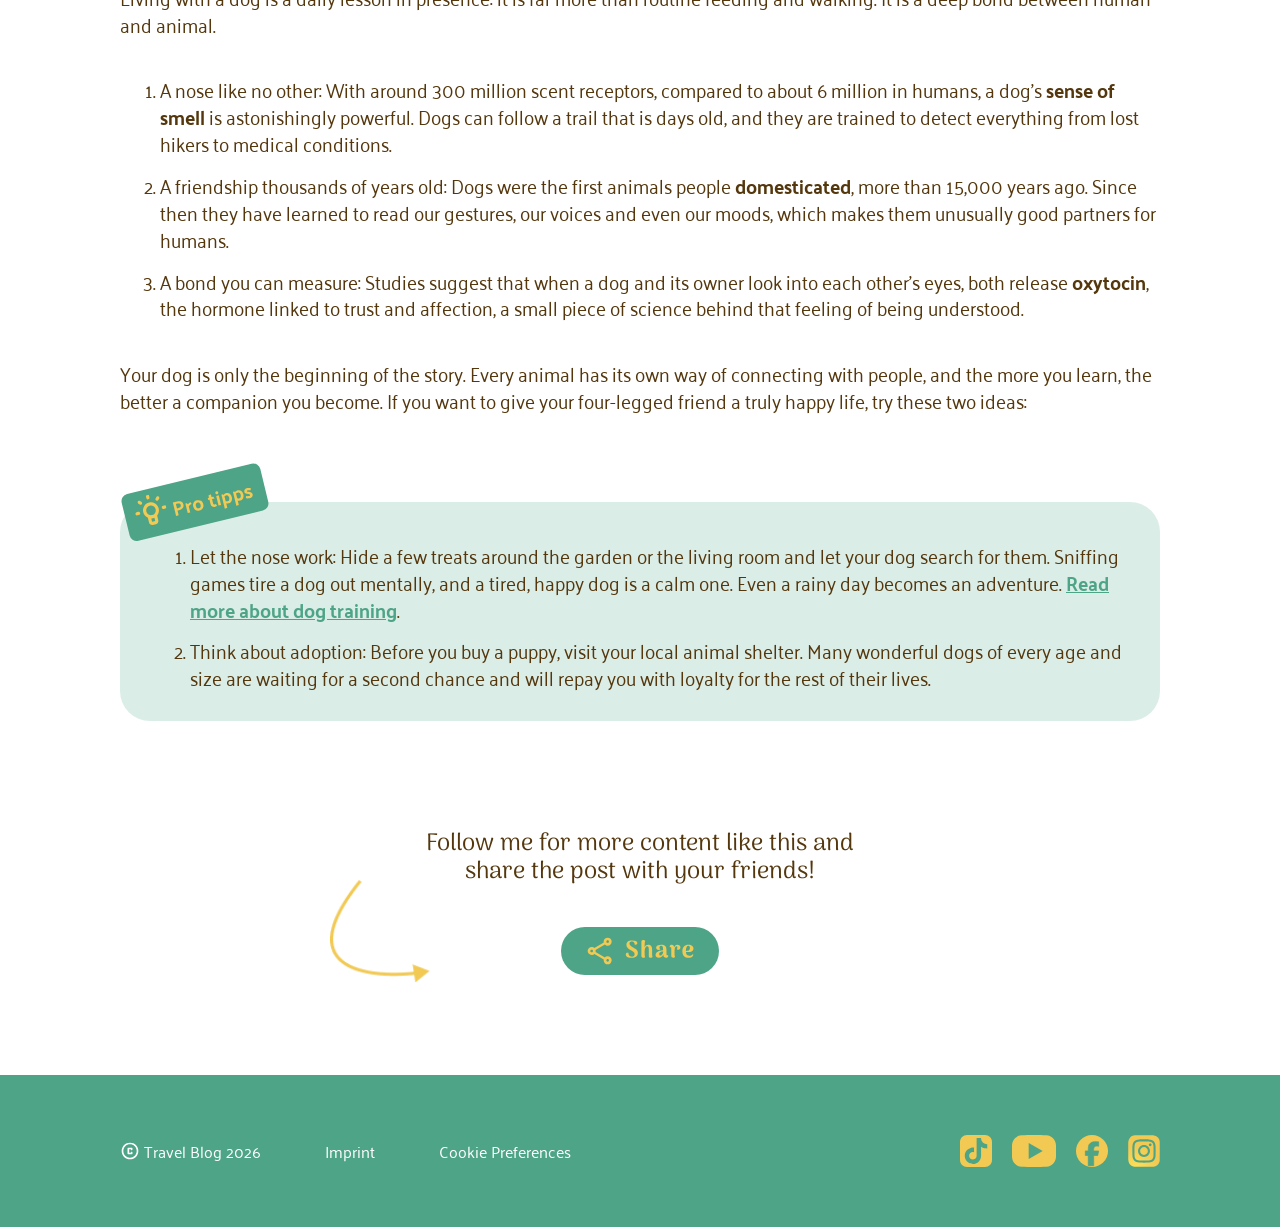
<file: tolga.html>
<!doctype html>
<html lang="en">

<head>
    <meta charset="UTF-8" />
    <meta name="viewport" content="width=device-width, initial-scale=1.0" />
    <title>Dogs | Animal Blog</title>

    <link rel="stylesheet" href="./css/style.css" />
    <link rel="stylesheet" href="./css/tolga.css" />
    <link rel="icon" type="image/x-icon" href="./assets/icons/favcat1.png">
</head>

<body>
    <header class="site-header">
        <a href="./index.html"><img src="./assets/icons/animal_blog_logo.png" alt="Animal Blog – Home" /></a>
        <ul class="header-nav">
            <li class="hover-highlights">
                <a href="./index.html#highlights">Highlights</a>
                <img src="./assets/icons/mainheaderhover1.svg" alt="" class="nav-hover-image" />
            </li>
            <li class="hover-faq">
                <a href="./index.html#faq">FAQ</a>
                <img src="./assets/icons/mainheaderhover2.svg" alt="" class="nav-hover-image" />
            </li>
            <li class="hover-contact">
                <a href="./index.html#contact">Contact</a>
                <img src="./assets/icons/mainheaderhover3.svg" alt="" class="nav-hover-image" />
            </li>
        </ul>
    </header>

    <main>
        <section class="head-area">

            <div class="textfild-head">
                <p class="above-h1">Four paws, one wagging tail, endless loyalty</p>
                <h1>Man's best friend: the wonderful world of dogs</h1>
                <p class="head-intro">
                    From muddy paws after a rainy walk to the quiet moment when a head lands on your knee,
                    a dog turns ordinary days into small adventures. They don't just live with us. They
                    choose us, every single day.
                </p>

                <div class="meta-daten">
                    <div>
                        <img src="./assets/icons/calendar_month.svg" alt="" />
                        <span>Date: 28.09.2026</span>
                    </div>
                    <div>
                        <img src="./assets/icons/eyeglasses_2.svg" alt="" />
                        <span>Reading time: 6 min.</span>
                    </div>
                    <div>
                        <img src="./assets/icons/visibility.svg" alt="" />
                        <span>Read: 164</span>
                    </div>
                    <div>
                        <img src="./assets/icons/share.svg" alt="" />
                        <span>Shared: 18</span>
                    </div>
                </div>
            </div>

            <aside class="autor-head">
                <img class="profil-bild" src="./assets/images/IMG_to.jpg" alt="Photo of Tolga Danabas">
                <p class="autor-name">Tolga Danabas</p>
                <p class="autor-rolle">Author</p>
                <p class="autor-text">
                    Born in Germany, happiest with a leash in one hand and no plan for the afternoon.
                    I grew up around animals and never really stopped being curious about them.
                    Between muddy boots, endless games of fetch and a sofa I gave up defending long ago,
                    I have learned one thing: a dog needs very little, just your time and your company.
                </p>
            </aside>
        </section>

        <section class="main-content">
            <p class="description">
                A dog greets you at the door as if you had been gone for years, even if you only took out the trash.
                Whether it is a tiny terrier or a gentle giant, every dog carries the same quiet promise:
                whatever kind of day you had, someone is happy to see you.
            </p>

            <div class="video-container">
                <iframe src="https://www.youtube.com/embed/7ucj-Crs-KQ" title="Video about dogs"
                    loading="lazy" allowfullscreen>
                </iframe>
            </div>

            <article>
                <p class="middle-text">
                    It feels like walking beside a friend who never checks the time. When a dog stops to sniff
                    every fence post and every patch of grass, the world slows down with them.
                    A walk stops being a chore and becomes a small investigation: a story told in scents
                    that we can only guess at. Dogs are far more than pets.
                    They are a living reminder to notice the little things,
                    shaped by patience, curiosity and unconditional trust.
                </p>
            </article>

            <article>
                <p>
                    Living with a dog is a daily lesson in presence: it is far more than routine feeding
                    and walking. It is a deep bond between human and animal.
                </p>
            </article>

            <article>
                <ol>
                    <li>A nose like no other: With around 300 million scent receptors, compared to about
                        6 million in humans, a dog's <span class="standout-article">sense of smell</span> is
                        astonishingly powerful. Dogs can follow a trail that is days old, and they are trained
                        to detect everything from lost hikers to medical conditions.</li>
                    <li>A friendship thousands of years old: Dogs were the first animals people
                        <span class="standout-article">domesticated</span>, more than 15,000 years ago.
                        Since then they have learned to read our gestures, our voices and even our moods,
                        which makes them unusually good partners for humans.</li>
                    <li>A bond you can measure: Studies suggest that when a dog and its owner look into each other's
                        eyes, both release <span class="standout-article">oxytocin</span>, the hormone linked to
                        trust and affection, a small piece of science behind that feeling of being understood.</li>
                </ol>
            </article>

            <article>
                <p>Your dog is only the beginning of the story. Every animal has its own way of
                    connecting with people, and the more you learn, the better a companion you become.
                    If you want to give your four-legged friend a truly happy life, try these two ideas:</p>
            </article>

            <div class="pro-tipps-box">

                <img src="./assets/icons/pro-tipps.svg" alt="Pro tips" class="pro-tipps-label">

                <ol class="pro-tipps-content">
                    <li>
                        Let the nose work: Hide a few treats around the garden or the living room and let your dog
                        search for them. Sniffing games tire a dog out mentally, and a tired, happy dog is a calm
                        one. Even a rainy day becomes an adventure.
                        <a href="https://en.wikipedia.org/wiki/Dog_training" class="useful-link"
                            target="_blank" rel="noopener noreferrer">Read more about dog training</a>.
                    </li>
                    <li>
                        Think about adoption: Before you buy a puppy, visit your local animal shelter.
                        Many wonderful dogs of every age and size are waiting for a second chance and will
                        repay you with loyalty for the rest of their lives.
                    </li>
                </ol>
            </div>

            <div class="share-wrapper">

                <div class="follow-me">
                    <img src="./assets/icons/Vector 12.png" alt="" class="pointer-arrow desktop-arrow">
                    <img src="./assets/icons/Vector 13.svg" alt="" class="pointer-arrow mobile-arrow">

                    <p>
                        Follow me for more content like this and <br>
                        share the post with your friends!
                    </p>
                </div>

                <input type="checkbox" id="share-toggle" class="share-checkbox">
                <label for="share-toggle" class="share-container-clickable">

                    <span class="button-close">
                        <img src="./assets/icons/Share button.svg" alt="Share post">
                    </span>

                    <span class="button-open">
                        <span class="share-icon-group">
                            <img src="./assets/icons/button-open.svg" alt="">
                            <img src="./assets/icons/share.svg" alt="" class="divider-icon">
                        </span>
                        <span class="shared-links">
                            <a href="https://www.linkedin.com/" target="_blank" rel="noopener noreferrer">LinkedIn</a>
                            <a href="https://wa.me/" target="_blank" rel="noopener noreferrer">WhatsApp</a>
                        </span>
                    </span>

                </label>
            </div>
        </section>
    </main>

    <footer>
        <div class="green-footer">
            <div class="green-left">
                <a href="./imprint.html">Imprint</a>
                <p>Cookie Preferences</p>
                <div class="copyright-icon">
                    <img src="./assets/icons/copyright.svg" alt="">
                    <p>Travel Blog 2026</p>
                </div>
            </div>
            <div class="socials-footer">
                <a href="https://www.tiktok.com" target="_blank" rel="noopener noreferrer"><img src="./assets/icons/social_tiktok.svg" alt="TikTok"></a>
                <a href="https://www.youtube.com" target="_blank" rel="noopener noreferrer"><img src="./assets/icons/social_yt.svg" alt="YouTube"></a>
                <a href="https://www.facebook.com" target="_blank" rel="noopener noreferrer"><img src="./assets/icons/social_fb.svg" alt="Facebook"></a>
                <a href="https://www.instagram.com" target="_blank" rel="noopener noreferrer"><img src="./assets/icons/social_ig.svg" alt="Instagram"></a>
            </div>
        </div>
        <div class="yellow-footer">
            <a href="./index.html">
                <img src="./assets/icons/Home_green.svg" alt="Home" />
            </a>
            <a href="./index.html#highlights">
                <img src="./assets/icons/rocket_launch_green.svg" alt="Highlights" />
            </a>
            <a href="./index.html#faq">
                <img src="./assets/icons/live_help_green.svg" alt="FAQ" />
            </a>
            <a href="./index.html#contact">
                <img src="./assets/icons/person_pin_green.svg" alt="Contact" />
            </a>
        </div>
    </footer>
</body>

</html>
</file>
<file: css/style.css>
/* ==========================================================
   Fonts
   ========================================================== */

/* arima-regular - latin */
@font-face {
    font-display: swap;
    /* Check https://developer.mozilla.org/en-US/docs/Web/CSS/@font-face/font-display for other options. */
    font-family: "Arima";
    font-style: normal;
    font-weight: 400;
    src: url("/assets/fonts/arima-v7-latin-regular.woff2") format("woff2");
    /* Chrome 36+, Opera 23+, Firefox 39+, Safari 12+, iOS 10+ */
}

/* arima-700 - latin */
@font-face {
    font-display: swap;
    /* Check https://developer.mozilla.org/en-US/docs/Web/CSS/@font-face/font-display for other options. */
    font-family: "Arima";
    font-style: normal;
    font-weight: 700;
    src: url("/assets/fonts/arima-v7-latin-700.woff2") format("woff2");
    /* Chrome 36+, Opera 23+, Firefox 39+, Safari 12+, iOS 10+ */
}

/* palanquin-dark-regular - latin */
@font-face {
    font-display: swap;
    /* Check https://developer.mozilla.org/en-US/docs/Web/CSS/@font-face/font-display for other options. */
    font-family: "Palanquin Dark";
    font-style: normal;
    font-weight: 400;
    src: url("/assets/fonts/palanquin-dark-v17-latin-regular.woff2")
        format("woff2");
    /* Chrome 36+, Opera 23+, Firefox 39+, Safari 12+, iOS 10+ */
}

/* palanquin-dark-700 - latin */
@font-face {
    font-display: swap;
    /* Check https://developer.mozilla.org/en-US/docs/Web/CSS/@font-face/font-display for other options. */
    font-family: "Palanquin Dark";
    font-style: normal;
    font-weight: 700;
    src: url("/assets/fonts/palanquin-dark-v17-latin-700.woff2") format("woff2");
    /* Chrome 36+, Opera 23+, Firefox 39+, Safari 12+, iOS 10+ */
}

/* palanquin-regular - latin */
@font-face {
    font-display: swap;
    /* Check https://developer.mozilla.org/en-US/docs/Web/CSS/@font-face/font-display for other options. */
    font-family: "Palanquin";
    font-style: normal;
    font-weight: 400;
    src: url("/assets/fonts/palanquin-v17-latin-regular.woff2") format("woff2");
    /* Chrome 36+, Opera 23+, Firefox 39+, Safari 12+, iOS 10+ */
}

/* palanquin-500 - latin */
@font-face {
    font-display: swap;
    /* Check https://developer.mozilla.org/en-US/docs/Web/CSS/@font-face/font-display for other options. */
    font-family: "Palanquin";
    font-style: normal;
    font-weight: 500;
    src: url("/assets/fonts/palanquin-v17-latin-500.woff2") format("woff2");
    /* Chrome 36+, Opera 23+, Firefox 39+, Safari 12+, iOS 10+ */
}

/* palanquin-700 - latin */
@font-face {
    font-display: swap;
    /* Check https://developer.mozilla.org/en-US/docs/Web/CSS/@font-face/font-display for other options. */
    font-family: "Palanquin";
    font-style: normal;
    font-weight: 700;
    src: url("/assets/fonts/palanquin-v17-latin-700.woff2") format("woff2");
    /* Chrome 36+, Opera 23+, Firefox 39+, Safari 12+, iOS 10+ */
}

/* ==========================================================
   CSS for all
   ========================================================== */
:root {
    /* Colours */
    --primary-yellow: rgba(241, 201, 83, 1);
    --primary-green: rgba(78, 164, 135, 1);
    --secondary-brown: rgba(84, 55, 13, 1);
    --secondary-light: rgb(255, 255, 255);
    --secondary-grey: rgba(115, 115, 115, 1);

    /* Fontsizes */
    --h2-mobile: 40px;
    --h3-mobile: 28px;
    --l-mobile: 24px;
    --m-mobile: 20px;
    --s-mobile: 15px;

    --h2-desktop: 52px;

    /* Font faces */
    --h2: Arima;
    --h3: Palanquin Dark;
    --p: Palanquin;

    /* Spacing (delete when not used in end */
    --spacing-xs: 4px;
    --spacing-sm: 8px;
    --spacing-md: 16px;
    --spacing-lg: 24px;
    --spacing-xl: 48px;
}

* {
    box-sizing: border-box;
    margin: 0;
}

html {
    scroll-behavior: smooth;
}

body {
    display: flex;
    flex-direction: column;
    min-height: 100vh;
}

main {
    padding-inline: max(16px, calc(50% - 720px));

    display: flex;
    flex-direction: column;
    flex: 1;
}

/* ==========================================================
   Header Section Tolga
   ========================================================== */
.site-header > a {
    display: flex;
}

.site-header {
    display: flex;
    justify-content: center;
    height: 70px;
    background-color: var(--primary-green);
    padding: 7px 0;
}

.site-header > a > img {
    height: 56px;
}

.header-nav {
    display: none;
}

.header-nav a {
    color: white;
    font-family: var(--h2);
    font-size: var(--l-mobile);
    font-weight: 700;
    text-decoration: none;
}

/* ==========================================================
   Reusable CSS
   ========================================================== */
.section-heading {
    display: flex;
    justify-content: center;
    gap: var(--spacing-sm);

    width: 100%;
    padding-top: 80px;
}

.section-heading h2 {
    font-family: var(--h2);
    font-size: var(--h2-mobile);
    color: var(--primary-green);
}

.btn-default {
    background-color: var(--primary-green);
    height: 48px;

    color: var(--primary-yellow);
    font-family: var(--h2);
    font-size: var(--l-mobile);
    font-weight: 700;
    letter-spacing: 5%;

    border-radius: 40px;
    border: none;
    padding: 0 20px;

    cursor: pointer;
}

/* ==========================================================
   Hero Section Kadir
   ========================================================== */

.hero-section {
    position: relative;
    height: 300px;
    /* Mobilde çok yüksek olmaması için düşürüldü */
    overflow: hidden;
    /* Resim yüklenene kadar görünürlük testi için gri arka plan */
}

.hero-background-image {
    position: absolute;
    inset: 0;
    background: url("../assets/images/cat-landing.jpg") center / cover no-repeat;
    /* Yol güncellendi */
    z-index: 1;
    height: 98%;
}

.hero-badge {
    position: absolute;
    top: 35%;
    left: 35%;
    transform: translate(-50%, -50%);
    width: 120px;
    height: 120px;
    background-color: var(--primary-green);
    border-radius: 50%;
    display: flex;
    justify-content: center;
    align-items: center;
    box-shadow: -2px 4px 10.8px 0px rgba(116, 33, 40, 0.4);
    z-index: 10;
}

.hero-shape {
    position: absolute;
    left: -10%;

    width: 60%;
    height: 60%;
    z-index: 2;
}

.hero-text {
    display: none;
    /* Mobilde gizli kalma kuralı korundu */
    position: absolute;
    /* Yukarıdan hizalama ölçüsü */
    left: 3%;
    /* Soldan hizalama ölçüsü */
    width: 30%;
    /* Genişlik ölçüsü */
    z-index: 5;
    /* z-index: 2 değeri, sarı şeklin (z-index: 1) üstüne çıkması için 5 yapıldı */
}

.hero-title {
    font-family: var(--h2);
    font-size: clamp(28px, 3.6vw, var(--h2-desktop));
    font-weight: 700;
    color: var(--secondary-brown);
}

.hero-description {
    font-family: var(--p);
    font-size: clamp(14px, 1.94vw, 28px);
    font-weight: 500;
    line-height: 110%;
    color: var(--secondary-brown);
}

.badge-logo {
    position: absolute;
    width: 90%;
    /* %31 çok küçüktü, kutuyu güzel kaplasın diye %65 yapıldı */
    height: 90%;
    /* Logonun basık durmaması için yükseklik eşitlendi */
    object-fit: contain;
    /* Logonun sünmesi/bozulması engellendi */
    border-radius: 50%;

    animation-name: animaldrehen;
    animation-duration: 75s;
    animation-iteration-count: infinite;
    animation-timing-function: linear;
}

@keyframes animaldrehen {
    from {
        transform: rotate(0deg);
    }

    to {
        transform: rotate(360deg);
    }
}

/* ==========================================================
   Hero Section Kadir ENDE
   ========================================================== */

/* ==========================================================
   Slider Section
   ========================================================== */
.slider-section > p {
    display: none;
}

.slider-section {
    display: flex;
    flex-direction: column;
    gap: 32px;
}

.slider-image-wrapper {
    position: relative;
}

.slider {
    position: relative;

    width: 100%;
    height: 530px;

    display: flex;
    justify-content: center;
    align-items: flex-end;
    gap: 22px;

    overflow: hidden;
}

.slider input {
    z-index: 2;

    appearance: none;
    -webkit-appearance: none;
    width: 28px;
    height: 28px;
    border-radius: 50%;
    background-color: var(--secondary-light);
    cursor: pointer;

    margin-bottom: 20px;

    transition: all 0.3s ease;
}

.slider input:checked {
    background-color: var(--primary-yellow);
    width: 40px;
    border-radius: 20px;
}

.slider-wrapper {
    width: 300%;
    height: 100%;

    position: absolute;
    display: flex;

    transition: all 1s ease;
}

.slider-element {
    position: relative;

    width: calc(100% / 3);
    height: 100%;
}

.slider-text-overlay {
    margin: var(--spacing-md);

    position: absolute;
    top: 80px;
    left: 0;
    right: 0;
    padding: 16px;
    z-index: 2;

    background: rgba(255, 255, 255, 0.2);
    box-shadow: 0 4px 30px rgba(0, 0, 0, 0.1);
    backdrop-filter: blur(2px);
    -webkit-backdrop-filter: blur(2px);
    border-inline: solid 1px rgba(255, 255, 255, 0.5);

    color: var(--secondary-light);
    text-shadow: 2px 1px 4px var(--secondary-brown);
}

.slider-text-overlay h3 {
    font-family: var(--h3);
    font-size: var(--h3-mobile);
}

.slider-text-overlay p {
    font-family: var(--p);
    font-size: var(--m-mobile);
}

.slider-element img {
    width: 100%;
    height: 100%;
    object-fit: cover;
    display: block;

    border-top-right-radius: 100px;
}

.slider input[value="paloma"]:checked ~ .slider-wrapper {
    transform: translateX(0);
}

.slider input[value="kadir"]:checked ~ .slider-wrapper {
    transform: translateX(calc(100% / 3));
}

.slider input[value="tolga"]:checked ~ .slider-wrapper {
    transform: translateX(calc(-100% / 3));
}

/* ==========================================================
   FAQ Section Tolga
   ========================================================== */

.faq-section {
    display: flex;
    flex-direction: column;
    justify-content: space-between;
    gap: 32px;
}

.faq-summary {
    display: flex;
    flex-direction: column;
    gap: var(--spacing-md);
}

.faq-summary details {
    padding: 16px 14px;
    border-radius: 12px;
    background: var(--primary-yellow);
    font-family: var(--p);
}

.faq-summary summary {
    display: flex;
    justify-content: space-between;
    gap: 8px;
    cursor: pointer;
    list-style: none;
    color: var(--secondary-brown);
    font-size: 16px;
    font-weight: 700;
    line-height: 120%;
}

.faq-section summary::after {
    content: "";
    display: block;
    flex-shrink: 0;
    width: 24px;
    height: 24px;
    background: url("/assets/icons/arrow_forward_ios.svg") no-repeat center;
    transform: rotate(180deg);
    transition: 0.5s;
}

.faq-section details[open] summary::after {
    transform: none;
}

.faq-section p {
    margin: 8px 0;
    padding: 4px 10px;
    border-radius: 5px;
    background: white;
    color: var(--secondary-brown);
    font-size: 16px;
    font-weight: 500;
    line-height: 120%;
}

/* ==========================================================
   Contact form Section
   ========================================================== */
.contact-section p {
    display: none;
}

.form {
    position: relative;
    display: flex;
    flex-direction: column;

    margin-bottom: 80px;
}

.form label {
    display: block;

    color: var(--secondary-brown);
    font-family: var(--p);
    font-size: var(--l-mobile);
    font-weight: 500;
}

.form input {
    width: 100%;
    padding: 10px;
    box-sizing: border-box;
    background: none;
    outline: none;
    resize: none;
    border: 0;
    transition: all 0.3s;
    border-bottom: 2px solid var(--secondary-brown);

    color: var(--primary-green);
    font-family: var(--p);
    font-size: var(--l-mobile);
    font-weight: 500;
}

.form input.message {
    font-weight: 400;
}

.checkbox {
    display: flex;
    align-items: flex-start;
    gap: 10px;
    padding: 20px 0;
}

.checkbox input[type="checkbox"] {
    appearance: none;
    -webkit-appearance: none;

    position: relative;

    width: 20px;
    height: 20px;
    border: 2px solid var(--secondary-brown);
    border-radius: 2px;
    flex-shrink: 0;
    cursor: pointer;

    margin-top: 2px;
}

.checkbox label {
    font-family: var(--p);
    font-size: var(--s-mobile);
    color: var(--secondary-brown);
    line-height: 1.5;
}

.checkbox label a {
    color: var(--primary-green);
    text-decoration: none;
    padding-inline: 5px;
}

.checkbox input:hover {
    background-color: var(--primary-yellow);
}

.checkbox input:checked {
    background-color: var(--primary-green);
    border: none;
}

.checkbox input[type="checkbox"]:checked::after {
    content: "";
    position: absolute;
    left: 5px;
    top: 2px;
    width: 6px;
    height: 11px;
    border: solid var(--primary-yellow);
    border-width: 0 2px 2px 0;
    transform: rotate(45deg);
}

.btn-wrapper {
    display: flex;
    justify-content: center;
}

.btn-wrapper button {
    width: 140px;
}

.form:not(:has(#privacy-policy:checked)) button {
    background-color: white;
    color: var(--secondary-grey);
    border: 1px solid var(--secondary-grey);
    text-shadow: none;
    box-shadow: none;

    pointer-events: none;
}

.form button:hover {
    text-shadow: -2px 2px 4px rgba(0, 0, 0, 0.25);
    box-shadow: 0 4px 4px rgba(78, 164, 135, 0.3);
}

/* ==========================================================
   Footer Section Tolga
   ========================================================== */
footer {
    padding-bottom: 90px;
}

.green-footer {
    display: flex;
    justify-content: space-between;
    align-items: end;
    gap: 16px;
    min-height: 134px;
    padding: 30px var(--spacing-lg);
    background-color: var(--primary-green);
    color: white;
    font-family: var(--p);
    font-size: 16px;
    font-weight: 400;
    line-height: 120%;
}

.green-left {
    display: flex;
    flex-direction: column;
    gap: 8px;
}

.green-left a {
    color: inherit;
    text-decoration: none;
}

.green-left a:hover {
    text-decoration: underline;
}

.copyright-icon {
    display: flex;
    gap: 4px;
}

.socials-footer {
    display: flex;
    flex-shrink: 0;
    gap: 16px;
    height: var(--l-mobile);
}

.yellow-footer {
    position: fixed;
    bottom: 0;
    left: 0;
    right: 0;
    z-index: 10;
    display: flex;
    justify-content: space-between;
    align-items: center;
    gap: 8px;
    height: 90px;
    padding: var(--spacing-lg) 25px;
    background-color: var(--primary-yellow);
}

.yellow-footer img {
    width: 40px;
}

/* ==========================================================
   Mediaqueries
   ========================================================== */

@media (min-width: 788px) {
    main {
        padding-inline: max(120px, calc(50% - 720px));
    }

    .hero-section {
        height: 515px;
    }

    .hero-text {
        display: block;
        position: absolute;
        top: 5%;
        z-index: 5;
        padding-inline: 10px;
    }

    .hero-title {
        font-family: var(--h2);
        font-size: var(--h2-desktop);
        color: var(--secondary-brown);
        margin-bottom: 28px;
        font-weight: 700;
    }

    .hero-description {
        font-family: var(--p);
        font-size: var(--l-mobile);
        color: var(--secondary-brown);
        font-weight: 500;
        line-height: 110%;
    }

    .hero-badge {
        position: absolute;
        top: 35%;
        left: 40%;
        transform: translate(-50%, -50%);
        width: 160px;
        height: 160px;
        background-color: var(--primary-green);
        border-radius: 50%;
        display: flex;
        justify-content: center;
        align-items: center;
        box-shadow: -2px 4px 10.8px 0px rgba(116, 33, 40, 0.4);
        z-index: 10;
        padding: 10px;
    }

    .hero-shape {
        position: absolute;
        left: -40%;

        width: 100%;
        height: 100%;
        z-index: 2;
    }

    .section-heading h2 {
        font-size: var(--h2-desktop);
    }

    .site-header {
        justify-content: flex-start;
        align-items: center;
        gap: clamp(2rem, 7vw, 6.25rem);
        height: 128px;
        padding: 7px min(10vw, 120px);
    }

    .site-header > a > img {
        height: clamp(3.5rem, 6vw, 4.75rem);
    }

    .header-nav {
        display: flex;
        align-self: center;
        gap: clamp(1.5rem, 5vw, 4.5rem);
        padding: 0;
        list-style: none;
    }

    .header-nav a {
        display: block;
        font-size: clamp(1.125rem, 2vw, 1.5rem);
    }

    .header-nav a:active {
        color: var(--primary-yellow);
    }

    .header-nav li {
        position: relative;
    }

    .nav-hover-image {
        display: none;
        position: absolute;
        width: 100%;
        pointer-events: none;
    }

    .hover-highlights .nav-hover-image {
        top: 50%;
        left: 0;
    }

    .hover-faq .nav-hover-image {
        top: 70%;
        left: 0;
    }

    .hover-contact .nav-hover-image {
        top: 70%;
        left: 0;
    }

    .header-nav li:hover .nav-hover-image {
        display: block;
    }

    .slider-section {
        gap: 0;
    }

    .slider-section p,
    .contact-section p {
        display: block;

        margin: 24px 0 56px;

        font-family: var(--p);
        font-size: var(--l-mobile);
        font-weight: 500;
        text-align: center;
        line-height: 110.00000000000001%;
        color: var(--secondary-brown);
    }

    .slider-text-overlay {
        width: 70%;
        top: 54px;
        left: 38px;
    }

    .slider-text-overlay p {
        color: var(--secondary-light);
        text-align: start;
    }

    .faq-summary {
        gap: 32px;
    }

    .faq-summary summary {
        width: 100%;
        font-size: 20px;
    }

    .form-neighbours {
        display: flex;
        gap: 10%;
    }

    .form-neighbours div {
        width: 45%;

        flex: 1;
    }

    .form label {
        padding: 0;
    }

    .checkbox {
        justify-content: center;
    }

    .checkbox label {
        line-height: initial;
    }

    .btn-wrapper {
        padding-top: 32px;
    }

    footer {
        padding-bottom: 0;
    }

    .green-footer {
        align-items: center;
        height: 152px;
        padding: 60px min(10vw, 120px);
    }

    .green-left {
        flex-direction: row;
        align-items: center;
        gap: clamp(2rem, 5vw, 4.5rem);
    }

    .copyright-icon {
        order: -1;
        align-items: center;
    }

    .socials-footer {
        gap: 20px;
        height: 32px;
    }

    .socials-footer img {
        height: 32px;
    }

    .yellow-footer {
        display: none;
    }
}

@media (min-width: 1200px) {
    .form-neighours {
        display: flex;
        gap: 100px;
    }

    .form-neighbours div {
        width: 50%;
    }

    @media (min-width: 1440px) {
        .site-header {
            padding: 7px calc(50% - 720px);
        }

        .green-footer {
            padding: 60px calc(50% - 720px);
        }
    }
}
</file>
<file: css/imprint.css>
body {
    min-height: 100vh;
    display: flex;
    flex-direction: column;
}
main {
    flex: 1;
}
.legal {
    display: flex;
    flex-direction: column;
    gap: 40px;
 
    width: 100%;
    max-width: 760px;
    margin-inline: auto;
    padding-block: 48px 80px;
 
    font-family: var(--p);
    font-size: 18px;
    line-height: 1.5;
    color: var(--secondary-brown);
}
 
.legal h1 {
    font-family: var(--h2);
    font-size: var(--h2-mobile);
    line-height: 1.1;
    color: var(--primary-green);
}
 
.legal section {
    display: flex;
    flex-direction: column;
    gap: 12px;
}
 
.legal h2 {
    font-family: var(--h2);
    font-size: var(--h3-mobile);
    line-height: 1.2;
}
 
.legal address {
    font-style: normal;
}
 
.legal a {
    color: var(--secondary-brown);
    text-decoration: underline;
    text-underline-offset: 3px;
}
 
.legal a:hover {
    color: var(--primary-green);
}
</file>
<file: css/kadir.css>
.content-wrapper {
    width: 100%;
    margin: 0 auto;
    display: flex;
    flex-direction: column;
    align-items: center;
    gap: 40px;
}

.intro-section {
    width: 100%;
    text-align: left;
    margin-top: 30px;
}

.category-tag {
    font-size: 12px;
    color: var(--primary-green);
    text-transform: uppercase;
    font-weight: 700;
    letter-spacing: 0.5px;
    font-weight: 400
}

h1.main-title {
    font-family: var(--h2);
    font-size: 26px;
    color: var(--primary-yellow);
    line-height: 1.2;
    margin: 12px 0;
    font-family: var(--h2);
    font-weight: 400;
}

.intro-text {
    font-size: 14px;
    color: var(--secondary-brown);
    line-height: 1.6;
    text-align: left;
    font-family: "Palanquin", sans-serif;
    font-weight: 400;
}

.chart-desc-top {
    font-family: var(--h2);
    font-weight: 400;
}

h3 {
    font-family: var(--h2);
    font-weight: 400;
}

.blog-meta-bar {
    display: flex;
    flex-wrap: wrap;
    gap: 16px 24px;
    justify-content: flex-start;
    align-items: center;
    margin-top: 20px;
    margin-bottom: 20px;
    width: 100%;
}

.icon-item {
    display: flex;
    align-items: center;
    gap: 8px;
    font-size: 12px;
    color: var(--secondary-brown);
    font-weight: 400;
    font-family: "Palanquin", sans-serif;

}

.icons {
    width: 10px;
    height: 10px;

    object-fit: contain;
    flex-shrink: 0;
}

.author-card {
    width: 100%;
    max-width: 345px;
    margin: 0 auto;
    height: fit-content;
    padding: 16px 8px;
    background-color: color-mix(in srgb, var(--primary-green) 20%, transparent);
    border-radius: 30px;
    border: none;
    display: flex;
    flex-direction: column;
    align-items: center;
    text-align: center;
    gap: 16px;
}

.author-avatar-wrapper {
    width: 90px;
    height: 90px;
    border-radius: 50%;
    overflow: hidden;
}

.author-avatar {
    width: 100%;
    height: 100%;
    object-fit: cover;
}

.author-name {
    font-size: 18px;
    font-weight: 700;
    color: var(--secondary-brown);
    font-family: var(--h2);
    line-height: 1.2;
}

.author-title {
    font-size: 18px;
    color: var(--secondary-grey);
    text-transform: uppercase;
    letter-spacing: 1px;
    margin-top: -8px;
    font-weight: 400;
    font-family: "Palanquin", sans-serif;
}

.author-bio {
    font-size: 16px;
    color: var(--secondary-brown);
    line-height: 1.6;
    text-align: center;
    padding-inline: 8px;
    font-family: "Palanquin", sans-serif;
    font-weight: 400;
}


.chart-section-one {
    display: flex;
    flex-direction: column;
    align-items: center;
    gap: 15px;
    width: 100%;
}

.blog-chart-img {
    width: 100%;
    max-width: 640px;
    margin: 15px auto;
    border-radius: 20px;
}

.chart-desc,
.stats-text {
    font-size: 14px;
    color: var(--secondary-grey);
    line-height: 1.6;
    text-align: left;
    font-family: "Palanquin", sans-serif;
    font-weight: 400;
}

.popular-activities h3 {
    font-size: 18px;
    color: var(--secondary-brown);
    text-align: center;
}


.cta-section {
    position: relative;
    display: flex;
    flex-direction: column;
    align-items: center;
    gap: 20px;
    width: 80%;
    padding: 10px;
}

.cta-text {
    font-family: var(--h2);
    font-size: clamp(1.125rem, 3.5vw + 0.5rem, 1.5rem);
    font-weight: 500;
    line-height: 1.2;
    text-align: center;
    font-family: var(--h2);
    font-weight: 400;
}

.cta-interactive-container {
    display: flex;
    align-items: center;
    position: relative;
}

.cta-interactive-container>img {
    display: flex;
    position: absolute;
    bottom: 25px;
    /*gestylt */
    left: -70px;
    /* gestylt */
}

.share-btn {
    background-color: var(--primary-green);
    color: var(--primary-yellow);
    height: 48px;
    padding-inline: 35px;
    border-radius: 40px;
    border: none;
    cursor: pointer;
    font-family: var(--h2);
    font-size: 24px;
    font-weight: 700;
    letter-spacing: 0.05em;
    line-height: 120%;
    display: inline-flex;
    align-items: center;
    gap: 10px;
    z-index: 5;
    transition: transform 150ms ease;
}

.share-btn .btn-icon {
    width: 18px;
    height: 18px;
    object-fit: contain;
}

.share-btn:active {
    transform: scale(0.95);
}


.share-checkbox {
    position: absolute;
    width: 1px;
    height: 1px;
    overflow: hidden;
    clip-path: inset(50%);
    white-space: nowrap;
}

.share-container-clickable {
    display: inline-flex;
    align-items: center;
    z-index: 1;
    cursor: pointer;
    gap: 15px;

}

.share-links-container {
    display: none;
    align-items: center;
    gap: 15px;
    background-color: transparent;
}

.share-checkbox:checked+.share-container-clickable .share-links-container {
    display: inline-flex;
    animation: slideRight 350ms cubic-bezier(0.25, 1, 0.5, 1) forwards;
}

.share-links-icon {
    flex-shrink: 0;
    width: clamp(24px, 4vw, 32px);
    height: clamp(24px, 4vw, 32px);
    object-fit: contain;
}

.share-links-text {
    display: flex;
    flex-direction: column;
    align-items: center;
    gap: 4px;
}

.share-links-text a {
    padding: 6px 8px;
    color: var(--primary-green);
    font-family: var(--h2);
    font-size: 16px;
    font-family: "Palanquin", sans-serif;
    font-weight: 700;
    text-decoration: underline;
    white-space: nowrap;
}

.cta-arrow {
    display: none;
}




@media (min-width: 788px) {

    /* Başlık */
    h1,
    h1.main-title {
        font-size: 38px;
    }

    /* Ana içerik */
    .content-wrapper {
        min-width: 788px;
    }


    .footer-info {
        flex-direction: row;
        align-items: flex-start;
        gap: 155px;
    }

    .cta-section {
        gap: 40px;
        padding: 20px;
    }

    .cta-text {
        display: block;
        text-align: center;
    }

    .cta-text br {
        display: inline;
    }

    .share-links-text {
        align-items: flex-start;
    }

    .desktop-row-top,
    .desktop-row-bottom {
        display: flex;
        justify-content: space-between;
        gap: 40px;
    }

    .intro-section,
    .stats-section,
    .popular-activities {
        flex: 2;
    }

    .author-card {
        flex: 1;
        max-width: 300px;
    }

    /* Başlıklar */
    h3 {
        font-size: 20px;
        text-align: left;
    }


}



@media (min-width: 1200px) {


    .desktop-row-top,
    .desktop-row-bottom {
        align-items: flex-start;
        margin-top: 30px;
    }

    .intro-section {
        text-align: left;
    }

    h1.main-title {
        font-weight: 400;
        margin-bottom: 24px;
    }


    /* Chart */
    .chart-section-one {
        display: flex;
        flex-direction: column;
        align-items: center;
        font-weight: 400;
    }

    .chart-desc-top {
        font-size: 24px;
        line-height: 120%;
        color: var(--h2);
        margin-top: 30px;
        margin-bottom: 30px;
    }

    /* Body */
    .chart-desc,
    .stats-text {
        font-size: 16px;
        line-height: 1.6;
        margin-top: 24px;
        margin-bottom: 24px;
        text-align: left;
    }


    /* Stats */
    .stats-section,
    .popular-activities {
        gap: 15px;
    }

    .stats-section h3,
    .popular-activities h3 {
        font-weight: 700;
        margin: 0;
    }
}
</file>
<file: css/paloma.css>
p, li {
    font-family: var(--p);
    color: var(--secondary-brown);
    line-height: 130%;
}

h1 {
    font-family: var(--h2);
    font-size: 40px;
    color: var(--primary-yellow);
    line-height: 100%;
    padding-bottom: 22px;
}

main {
    display: flex;
    flex-direction: column;
}

.highlight-box {
    padding: 16px 8px;

    background: rgba(78, 164, 135, 0.2);
    border-radius: 30px;

    margin-top: 24px;
    margin-bottom: 40px;
    height: fit-content;
}

.above-h1 {
    font-size: 20px;
    color: var(--primary-green);
    font-weight: 600;

    padding-top: 24px;
    padding-bottom: 8px;
}

.intro {
    font-size: 18px;
}

.data {
    display: grid;
    grid-template-columns: 1fr 1fr;

    padding-top: 24px;
}

.data > div {
    display: flex;
    align-items: center;
    gap: 20px;
}

.data img {
    width: 20px;
}

.calendar,
.shared {
    padding-inline: 2px;
}

.author {
    display: flex;
    flex-direction: column;
    align-items: center;
    text-align: center;
}

.author > img {
    width: 120px;
    border-radius: 50%;
    padding-bottom: 16px;
}

.author > p {
    font-family: var(--h2);
}

.author-name {
    font-weight: 700;
}

.main-article p,
.main-article ul {
    padding-block: 10px;
}

.main-article p {
    padding-bottom: 10px;
}

.main-article .before-tip {
    padding-bottom: 70px;
}

.video-container {
    overflow: hidden;
    width: 100%;

    padding-block: 10px;
}

.responsive-iframe {
    aspect-ratio: 16/9;
    width: 100%;
    border-radius: 30px;
}

.snippet-container {
    position: relative;

    padding-top: 24px;
}

.snippet {
    background: var(--primary-green);
    width: 200px;
    height: 66px;
    border-radius: 10px;

    display: flex;
    align-items: center;
    justify-content: center;
    gap: 10px;

    position: absolute;
    top: -60px;
    transform: rotate(-12deg);
}

.snippet h2 {
    color: var(--primary-yellow);
    font-size: 28px;
    font-weight: 700;
}

.share {
    display: grid;
    grid-template-columns: 1fr auto 1fr;
    grid-template-rows: auto 48px 24px 24px;

    /* max-width: ; */
    margin-inline: auto;
    padding-bottom: 120px;
}

.share > p {
    grid-column: 1 / -1;

    font-family: var(--h2);
    font-size: 18px;
    text-align: center;
    font-weight: 500;
}

.text a {
    color: var(--primary-green);
    font-weight: 700;
    text-decoration: none;
}

.share a {
    color: var(--primary-green);
    font-weight: 700;
    padding: 8px;
}

.share-arrow {
    grid-column: 1;
    grid-row: 2 / 4;
    position: relative;
    margin-right: 16px;
}

.share-arrow svg {
    display: block;
    width: 100%;
    height: 100%;
    overflow: visible;
}

.share-arrow path {
    fill: none;
    stroke: var(--primary-yellow);
    stroke-width: 3px;
    stroke-linecap: round;
    vector-effect: non-scaling-stroke;
}

.share-arrow::after {
    content: "";
    position: absolute;
    right: -2px;
    bottom: -8px;
    width: 16px;
    height: 16px;
    background: var(--primary-yellow);
    clip-path: polygon(0 0, 100% 50%, 0 100%);
}

/* .share button {
    grid-column: 2;
    grid-row: 3 / 5;

    width: 160px;
    display: flex;
    justify-content: center;
    align-items: center;
    gap: 8px;

    letter-spacing: 5%;
}

.share button > img {
    width: 24px;
} */

.share-label {
    grid-column: 2;
    grid-row: 3 / 5;

    width: 160px;
    display: flex;
    justify-content: center;
    align-items: center;
    gap: 8px;

    letter-spacing: 5%;

    transition: width 0.3s;
}

#share-toggle:checked + .share-label {
    width: 128px;
}

#share-toggle:checked + .share-label img {
    display: none;
}

#share-toggle:checked ~ .link-wrapper {
    visibility: visible;
    opacity: 1;
}

#share-toggle {
    position: absolute;
    width: 1px;
    height: 1px;
    overflow: hidden;
    clip-path: inset(50%);
    white-space: nowrap;
}

.link-wrapper {
    grid-column: 3;
    grid-row: 3 / 5;
    visibility: hidden;
    opacity: 0;

    transition:
        opacity 0.3s,
        visibility 0.3s;

    display: flex;
    align-items: center;

    padding-left: 16px;
}

.link-wrapper img {
    width: 24px;
}

.share-links {
    list-style: none;
    font-size: 18px;
    padding-left: 10px;

    display: flex;
    flex-direction: column;
    gap: 8px;
}

.green-footer p,
.green-footer a {
    color: white;
    font-family: var(--p);
}

/* ==========================================================
   Mediaqueries
   ========================================================== */
@media (max-width: 368px) {
    .share {
        grid-template-columns: 40px auto minmax(0, 1fr);
        overflow: hidden;
    }

    .share-arrow::after {
        right: -2px;
        bottom: -6px;
        width: 12px;
        height: 12px;
    }

    .share-arrow {
        margin-right: 4px;
    }

    .link-wrapper {
        padding-left: 6px;
    }

    .share-links {
        font-size: 16px;
        padding-left: 4px;
    }
}

@media (min-width: 788px) {
    .text {
        font-size: 20px;
    }

    .intro {
        font-size: 24px;
    }

    .author article {
        font-size: 20px;
    }

    .author-name {
        font-size: 18px;
    }

    .author-p {
        font-size: 18px;
    }
}

@media (min-width: 1200px) {
    h1 {
        font-size: 64px;
    }

    ul,
    ol {
        line-height: 120%;
    }

    .intro-wrapper {
        min-width: 0;
        display: flex;
        gap: 16px;
    }

    .intro-header {
        flex: 3;
    }

    .above-h1 {
        font-size: 28px;
    }

    .intro {
        font-size: 28px;
        line-height: 110.00000000000001%;
    }

    .author {
        flex: 1;

        text-align: left;
        padding-inline: 20px;
    }

    .data {
        padding-top: 30px;
        padding-bottom: 45px;

        display: flex;
        gap: 40px;
    }

    .data img {
        width: fit-content;
    }

    .text {
        font-size: 24px;
    }

    .video-container {
        padding-block: 44px;
    }

    .pro-tip {
        padding-block: 44px;
    }

    .share {
        max-width: 500px;
        margin-inline: auto;
        padding-bottom: 70px;
    }
}
</file>
<file: css/tolga.css>
main {
    color: var(--secondary-brown);
    font-family: var(--p);
    line-height: 1.4;
}

/* ==========================================================
   Head Area
   ========================================================== */
.head-area {
    display: flex;
    flex-direction: column;
    gap: 40px;
    padding-top: clamp(2.5rem, 6vw, 5rem);
}

.textfild-head {
    min-width: 0;
}

.textfild-head .above-h1 {
    margin-bottom: 5px;
    color: var(--primary-green);
    font-size: clamp(1.125rem, 2.5vw, 1.5rem);
    font-weight: 600;
    overflow-wrap: break-word;
}

.textfild-head h1 {
    margin-bottom: 15px;
    color: var(--primary-yellow);
    font-family: var(--h2);
    font-size: clamp(2rem, 5vw, 3rem);
    font-weight: 700;
    line-height: 1.1;
    overflow-wrap: break-word;
    hyphens: auto;
}

.textfild-head .head-intro {
    margin-bottom: 24px;
    font-size: clamp(1rem, 1.5vw, 1.25rem);
    font-weight: 400;
    text-wrap: balance;
}

.meta-daten {
    display: flex;
    flex-wrap: wrap;
    gap: 12px 28px;
}

.meta-daten > div {
    display: flex;
    align-items: center;
    gap: 10px;
    font-size: 1rem;
}

.meta-daten img {
    flex-shrink: 0;
    width: auto;
    height: 20px;
}
.meta-daten img[src*="eyeglasses_2"] {
    width: 20px;
    height: 7px;
}

.meta-daten img[src*="calendar_month"] {
    width: 16px;
    height: 18px;
}

.meta-daten img[src*="visibility"] {
    width: 20px;
    height: 14px;
}

.meta-daten img[src*="share"] {
    width: 16px;
    height: 18px;
}

.autor-head {
    display: flex;
    flex-direction: column;
    align-items: center;
    height: fit-content;
    padding: 30px 20px;
    border-radius: 30px;
    background-color: rgba(78, 164, 135, 0.2);
    text-align: center;
    line-height: 1.35;
}

.profil-bild {
    width: 90px;
    height: 90px;
    margin-bottom: 15px;
    border-radius: 50%;
    object-fit: cover;
}

.autor-name {
    margin-bottom: 2px;
    font-family: var(--h2);
    font-size: 16px;
    font-weight: 700;
}

.autor-rolle {
    margin-bottom: 15px;
    font-family: var(--h2);
    font-size: 16px;
    font-weight: 400;
}

.autor-text {
    font-size: 16px;
    font-weight: 400;
}

/* ==========================================================
   Main Content
   ========================================================== */
.main-content {
    display: flex;
    flex-direction: column;
    align-items: stretch;
    gap: clamp(1.5rem, 3vw, 2.5rem);
    padding-top: clamp(2.5rem, 6vw, 5rem);
    margin-bottom: 80px;
    font-size: clamp(1rem, 1.5vw, 1.25rem);
    font-weight: 400;
    line-height: 1.4;
}

.main-content > p,
.main-content > article {
    width: 100%;
    max-width: none;
}

.standout-article {
    font-weight: 700;
}

.main-content ol {
    padding-left: 24px;
}

.main-content li {
    margin-bottom: 15px;
}

.main-content li:last-child {
    margin-bottom: 0;
}

.video-container {
    width: 100%;
    max-width: none;
    aspect-ratio: 16 / 9;
    border-radius: 30px;
    overflow: hidden;
}

.video-container iframe {
    width: 100%;
    height: 100%;
    border: 0;
}

/* ==========================================================
   Pro Tipps
   ========================================================== */
.pro-tipps-box {
    position: relative;
    width: 100%;
    max-width: none;
    margin: 50px 0;
    padding: 40px 20px 30px;
    border-radius: 30px;
    background-color: rgba(78, 164, 135, 0.2);
}

.pro-tipps-label {
    position: absolute;
    top: -40px;
    left: 0;
    width: 150px;
    z-index: 10;
}

.useful-link {
    color: var(--primary-green);
    font-weight: 700;
    text-decoration: underline;
}

/* ==========================================================
   Share
   ========================================================== */
.share-wrapper {
    position: relative;
    display: flex;
    flex-direction: column;
    align-items: center;
    gap: 20px;
    width: 100%;
    max-width: 600px;
    margin-inline: auto;
    padding: 10px;
}

.follow-me {
    display: flex;
    align-items: center;
    justify-content: center;
    gap: 16px;
    z-index: 1;
    font-family: var(--h2);
    font-size: clamp(1.125rem, 3.5vw + 0.5rem, 1.5rem);
    font-weight: 500;
    line-height: 1.2;
}

.follow-me br {
    display: none;
}

.desktop-arrow {
    display: none;
}

.mobile-arrow {
    width: 40px;
    transform: translateY(50px);
}

.share-checkbox {
    position: absolute;
    width: 1px;
    height: 1px;
    overflow: hidden;
    clip-path: inset(50%);
    white-space: nowrap;
}

.share-container-clickable {
    display: inline-flex;
    align-items: center;
    z-index: 1;
    cursor: pointer;
}

.share-checkbox:focus-visible + .share-container-clickable {
    outline: 3px solid var(--primary-yellow);
    outline-offset: 6px;
    border-radius: 40px;
}

.button-close {
    display: inline-flex;
}

.button-open {
    display: none;
    align-items: center;
    gap: 15px;
}

.share-checkbox:checked + .share-container-clickable .button-close {
    display: none;
}

.share-checkbox:checked + .share-container-clickable .button-open {
    display: flex;
}

.share-icon-group {
    display: flex;
    align-items: center;
    gap: 8px;
}

.divider-icon {
    flex-shrink: 0;
    width: clamp(24px, 4vw, 32px);
    height: clamp(24px, 4vw, 32px);
}

.shared-links {
    display: flex;
    flex-direction: column;
    align-items: center;
    gap: 4px;
}

.shared-links a {
    padding: 6px 8px;
    color: var(--primary-green);
    font-family: var(--h2);
    font-size: 16px;
    font-weight: 700;
    text-decoration: underline;
}

/* ==========================================================
   Mediaqueries
   ========================================================== */
@media (min-width: 788px) {
    .main-content ol {
        padding-left: 40px;
    }

    .pro-tipps-box {
        padding: 40px 30px 30px;
    }

    .share-wrapper {
        gap: 40px;
        padding: 20px;
    }

    .follow-me {
        display: block;
        text-align: center;
    }

    .follow-me br {
        display: inline;
    }

    .desktop-arrow {
        display: block;
        position: absolute;
        top: 70px;
        left: -10px;
        width: 100px;
    }

    .mobile-arrow {
        display: none;
    }

    .shared-links {
        align-items: flex-start;
    }
}

@media (min-width: 1200px) {
    .head-area {
        flex-direction: row;
        align-items: flex-start;
        gap: 16px;
    }

    .textfild-head {
        flex: 3;
    }

    .autor-head {
        flex: 1;
    }
}
</file>
